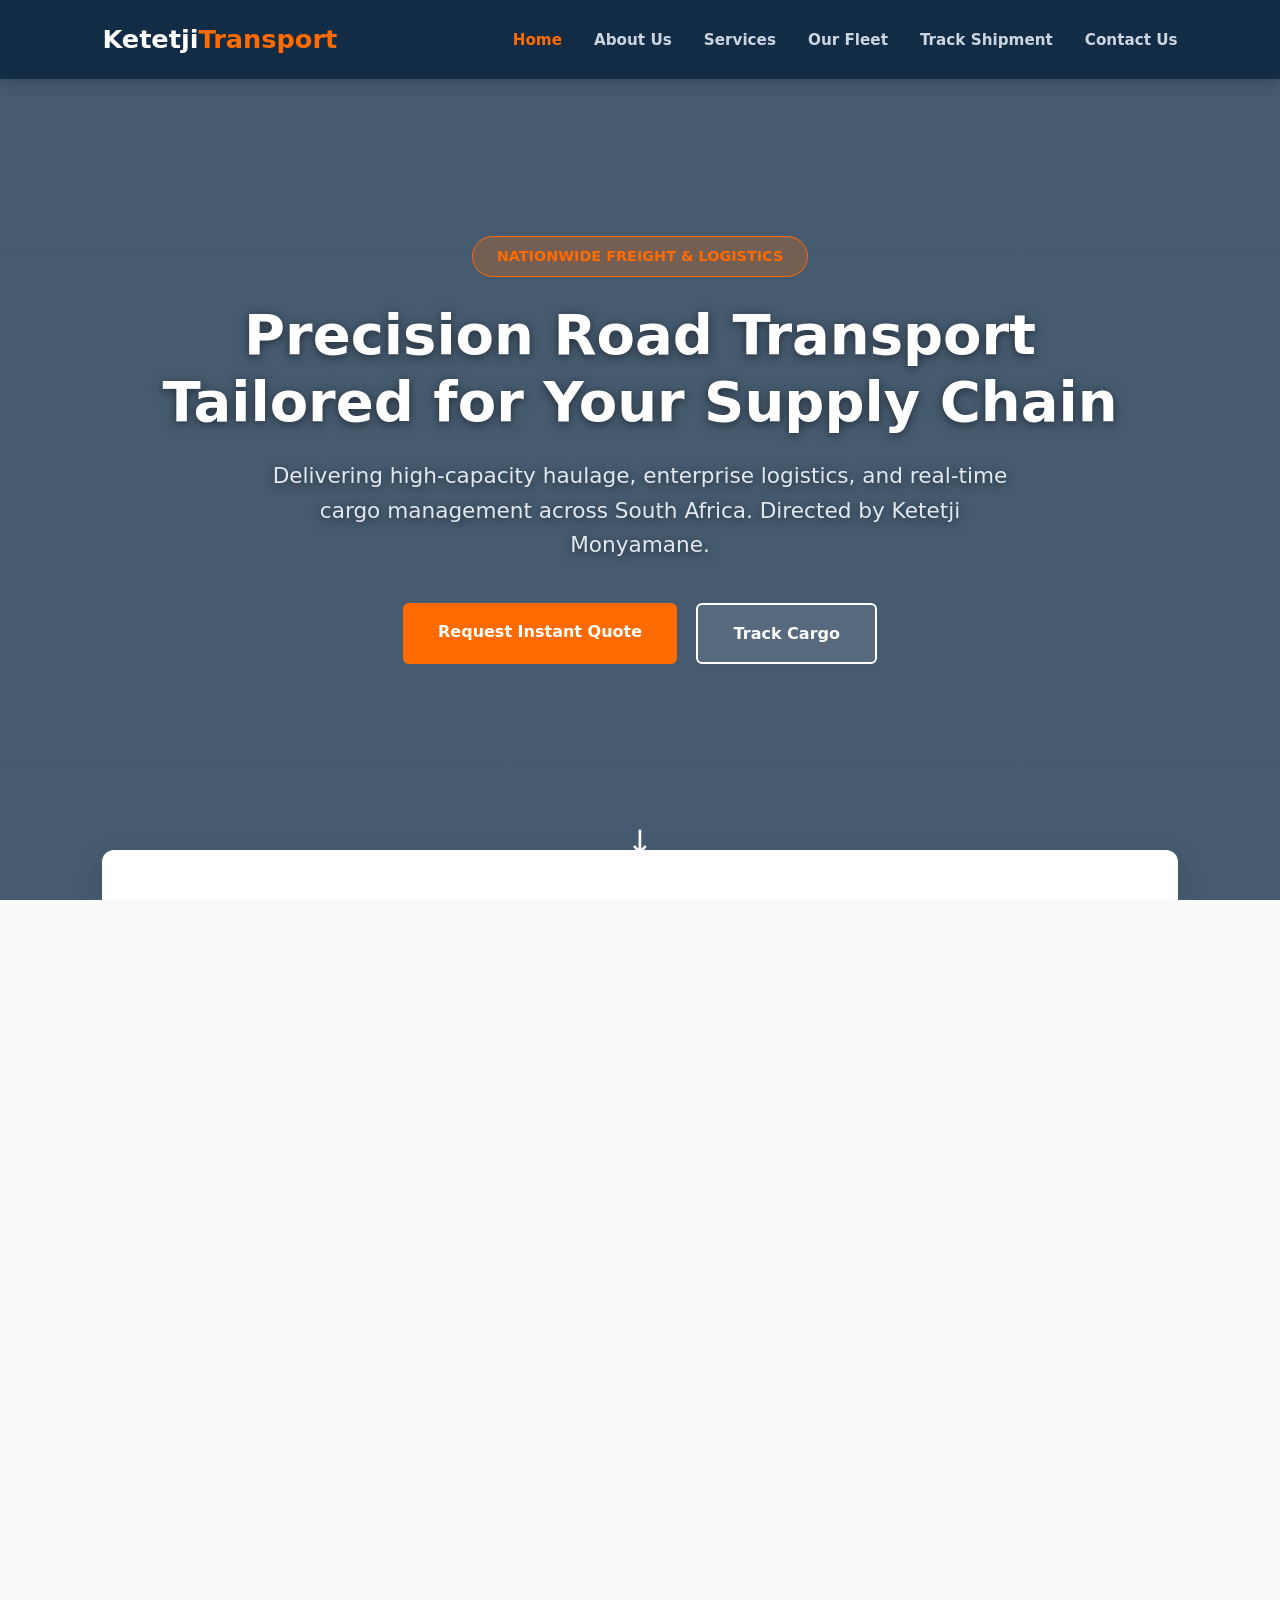
<file: index.html>
<!DOCTYPE html>
<html lang="en">
<head>
  <meta charset="UTF-8">
  <meta name="viewport" content="width=device-width, initial-scale=1.0">
  <title>Ketetji Transport & Logistics | Premier Freight Solutions</title>
  <style>
    :root {
      --primary-blue: #0A2540;
      --accent-orange: #FF6B00;
      --accent-hover: #E05D00;
      --neutral-dark: #1A202C;
      --neutral-light: #F8FAFC;
      --neutral-white: #FFFFFF;
      --text-gray: #4A5568;
      --card-shadow: 0 10px 30px rgba(0, 0, 0, 0.08);
      --transition: all 0.3s ease;
    }

    * { margin: 0; padding: 0; box-sizing: border-box; font-family: 'Segoe UI', system-ui, -apple-system, sans-serif; }
    body, html { width: 100%; height: 100%; overflow-x: hidden; background-color: var(--neutral-light); color: var(--neutral-dark); line-height: 1.6; }

    /* Floating Semi-Transparent Navigation Header */
    header { 
      position: fixed; 
      top: 0; 
      left: 0; 
      width: 100%; 
      background: rgba(10, 37, 64, 0.85); 
      backdrop-filter: blur(8px);
      color: var(--neutral-white); 
      padding: 1.2rem 8%; 
      display: flex; 
      justify-content: space-between; 
      align-items: center; 
      z-index: 1000; 
      box-shadow: 0 4px 12px rgba(0,0,0,0.2); 
    }
    .brand { font-size: 1.6rem; font-weight: 800; color: var(--neutral-white); text-decoration: none; }
    .brand span { color: var(--accent-orange); }
    nav ul { display: flex; list-style: none; gap: 2rem; }
    nav a { color: #CBD5E1; text-decoration: none; font-weight: 600; font-size: 0.95rem; transition: var(--transition); }
    nav a:hover, nav a.active { color: var(--accent-orange); }

    /* Full-Screen Truck Hero Section */
    .hero-fullscreen { 
      width: 100vw; 
      height: 100vh; 
      background: linear-gradient(rgba(10, 37, 64, 0.75), rgba(10, 37, 64, 0.75)), url('https://images.unsplash.com/photo-1601584115197-04ecc0da31d7?auto=format&fit=crop&w=1920&q=80') center/cover no-repeat; 
      color: var(--neutral-white); 
      display: flex;
      flex-direction: column;
      justify-content: center;
      align-items: center;
      text-align: center;
      padding: 0 8%;
      position: relative;
    }
    .hero-badge { display: inline-block; background: rgba(255, 107, 0, 0.25); color: var(--accent-orange); padding: 0.5rem 1.5rem; border-radius: 50px; font-weight: 700; font-size: 0.9rem; text-transform: uppercase; margin-bottom: 1.5rem; border: 1px solid var(--accent-orange); }
    .hero-fullscreen h1 { font-size: 3.5rem; font-weight: 800; max-width: 1000px; margin-bottom: 1.5rem; line-height: 1.2; text-shadow: 0 2px 10px rgba(0,0,0,0.5); }
    .hero-fullscreen p { font-size: 1.35rem; max-width: 750px; margin-bottom: 2.5rem; color: #E2E8F0; text-shadow: 0 2px 8px rgba(0,0,0,0.5); }
    .cta-group { display: flex; gap: 1.2rem; justify-content: center; }
    .btn { padding: 1rem 2.2rem; border-radius: 6px; font-weight: 700; text-decoration: none; transition: var(--transition); display: inline-block; cursor: pointer; border: none; font-size: 1rem; }
    .btn-primary { background: var(--accent-orange); color: var(--neutral-white); }
    .btn-primary:hover { background: var(--accent-hover); transform: translateY(-3px); }
    .btn-secondary { background: rgba(255, 255, 255, 0.1); color: var(--neutral-white); border: 2px solid var(--neutral-white); backdrop-filter: blur(4px); }
    .btn-secondary:hover { background: var(--neutral-white); color: var(--primary-blue); transform: translateY(-3px); }

    /* Scroll Indicator Arrow */
    .scroll-down { position: absolute; bottom: 2rem; left: 50%; transform: translateX(-50%); color: var(--neutral-white); font-size: 2rem; text-decoration: none; animation: bounce 2s infinite; }
    @keyframes bounce { 0%, 20%, 50%, 80%, 100% { transform: translateY(0) translateX(-50%); } 40% { transform: translateY(-10px) translateX(-50%); } 60% { transform: translateY(-5px) translateX(-50%); } }

    /* Quick Stats Section */
    .stats-bar { background: var(--neutral-white); margin: 0 8% 4rem; border-radius: 12px; padding: 2.5rem; box-shadow: var(--card-shadow); display: grid; grid-template-columns: repeat(auto-fit, minmax(200px, 1fr)); gap: 2rem; text-align: center; position: relative; z-index: 10; transform: translateY(-50px); }
    .stat-item h2 { font-size: 2.8rem; color: var(--primary-blue); margin-bottom: 0.2rem; }
    .stat-item p { color: var(--text-gray); font-weight: 600; font-size: 0.95rem; }

    /* Services Overview */
    .section-title { text-align: center; margin-bottom: 3rem; }
    .section-title h2 { font-size: 2.4rem; color: var(--primary-blue); margin-bottom: 0.5rem; }
    .section-title p { color: var(--text-gray); font-size: 1.15rem; }
    
    .services-overview { padding: 0 8% 5rem; display: grid; grid-template-columns: repeat(auto-fit, minmax(300px, 1fr)); gap: 2rem; }
    .card { background: var(--neutral-white); padding: 2.5rem; border-radius: 10px; box-shadow: var(--card-shadow); transition: var(--transition); border-top: 4px solid transparent; }
    .card:hover { transform: translateY(-5px); border-top-color: var(--accent-orange); }
    .card-icon { width: 60px; height: 60px; background: rgba(10, 37, 64, 0.05); border-radius: 8px; display: flex; align-items: center; justify-content: center; font-size: 1.8rem; margin-bottom: 1.5rem; color: var(--accent-orange); }
    .card h3 { font-size: 1.4rem; color: var(--primary-blue); margin-bottom: 1rem; }
    .card p { color: var(--text-gray); margin-bottom: 1.5rem; }
    .card-link { color: var(--primary-blue); font-weight: 700; text-decoration: none; display: inline-flex; align-items: center; gap: 0.5rem; }

    /* Footer */
    footer { background: var(--primary-blue); color: var(--neutral-white); padding: 4rem 8% 2rem; }
    .footer-grid { display: grid; grid-template-columns: repeat(auto-fit, minmax(220px, 1fr)); gap: 3rem; margin-bottom: 3rem; }
    .footer-col h4 { font-size: 1.2rem; margin-bottom: 1.2rem; color: var(--accent-orange); }
    .footer-col p, .footer-col a { color: #94A3B8; text-decoration: none; display: block; margin-bottom: 0.8rem; transition: var(--transition); }
    .footer-col a:hover { color: var(--neutral-white); }
    .footer-bottom { text-align: center; border-top: 1px solid #1E293B; padding-top: 2rem; color: #64748B; font-size: 0.9rem; }
  </style>
</head>
<body>

  <header>
    <a href="index.html" class="brand">Ketetji<span>Transport</span></a>
    <nav>
      <ul>
        <li><a href="index.html" class="active">Home</a></li>
        <li><a href="about.html">About Us</a></li>
        <li><a href="services.html">Services</a></li>
        <li><a href="fleet.html">Our Fleet</a></li>
        <li><a href="tracking.html">Track Shipment</a></li>
        <li><a href="contact.html">Contact Us</a></li>
      </ul>
    </nav>
  </header>

  <!-- Full Screen Truck Image Hero -->
  <section class="hero-fullscreen">
    <span class="hero-badge">Nationwide Freight & Logistics</span>
    <h1>Precision Road Transport Tailored for Your Supply Chain</h1>
    <p>Delivering high-capacity haulage, enterprise logistics, and real-time cargo management across South Africa. Directed by Ketetji Monyamane.</p>
    <div class="cta-group">
      <a href="contact.html" class="btn btn-primary">Request Instant Quote</a>
      <a href="tracking.html" class="btn btn-secondary">Track Cargo</a>
    </div>
    <a href="#stats" class="scroll-down">↓</a>
  </section>

  <!-- Performance Statistics Bar -->
  <div class="stats-bar" id="stats">
    <div class="stat-item">
      <h2 class="counter" data-target="99">0</h2>
      <p>On-Time Delivery %</p>
    </div>
    <div class="stat-item">
      <h2 class="counter" data-target="150">0</h2>
      <p>Active Fleet Trucks</p>
    </div>
    <div class="stat-item">
      <h2 class="counter" data-target="12000">0</h2>
      <p>Tons Transported Monthly</p>
    </div>
    <div class="stat-item">
      <h2 class="counter" data-target="24">0</h2>
      <p>Hours Support Available</p>
    </div>
  </div>

  <!-- Main Content Overview -->
  <div class="section-title">
    <h2>Core Transportation Services</h2>
    <p>Comprehensive logistical solutions engineered for modern commercial cargo</p>
  </div>

  <section class="services-overview">
    <div class="card">
      <div class="card-icon">🚛</div>
      <h3>Full Truckload (FTL)</h3>
      <p>Dedicated heavy vehicles for large-volume industrial freight. Direct route delivery with maximum payload efficiency.</p>
      <a href="services.html" class="card-link">Learn More &rarr;</a>
    </div>

    <div class="card">
      <div class="card-icon">📦</div>
      <h3>Consolidated Cargo (LTL)</h3>
      <p>Cost-optimized shared container solutions for medium freight runs without compromising transit security.</p>
      <a href="services.html" class="card-link">Learn More &rarr;</a>
    </div>

    <div class="card">
      <div class="card-icon">⏱️</div>
      <h3>Express Freight Logistics</h3>
      <p>Time-critical haulage dispatching for emergency industrial components, perishables, and rapid turnarounds.</p>
      <a href="services.html" class="card-link">Learn More &rarr;</a>
    </div>
  </section>

  <footer>
    <div class="footer-grid">
      <div class="footer-col">
        <h4>Ketetji Transport</h4>
        <p>Your trusted long-haul logistics partner providing robust end-to-end transport management nationwide.</p>
      </div>
      <div class="footer-col">
        <h4>Quick Links</h4>
        <a href="about.html">About Company</a>
        <a href="services.html">Services Portfolio</a>
        <a href="fleet.html">Vehicle Fleet</a>
        <a href="tracking.html">Track Freight</a>
      </div>
      <div class="footer-col">
        <h4>Direct Contact</h4>
        <p><strong>Director:</strong> Ketetji Monyamane</p>
        <p><strong>Email:</strong> ketetjidineo@gmail.com</p>
        <p><strong>Phone:</strong> 076 506 9956</p>
      </div>
    </div>
    <div class="footer-bottom">
      <p>&copy; <span id="year"></span> Ketetji Transport & Logistics. All Rights Reserved.</p>
    </div>
  </footer>

  <script>
    document.getElementById('year').textContent = new Date().getFullYear();

    // Animated Counter Component
    const counters = document.querySelectorAll('.counter');
    counters.forEach(counter => {
      const updateCount = () => {
        const target = +counter.getAttribute('data-target');
        const count = +counter.innerText;
        const speed = target / 100;

        if (count < target) {
          counter.innerText = Math.ceil(count + speed);
          setTimeout(updateCount, 25);
        } else {
          counter.innerText = target.toLocaleString() + (target === 99 ? '%' : '+');
        }
      };
      updateCount();
    });
  </script>
</body>
</html>
</file>
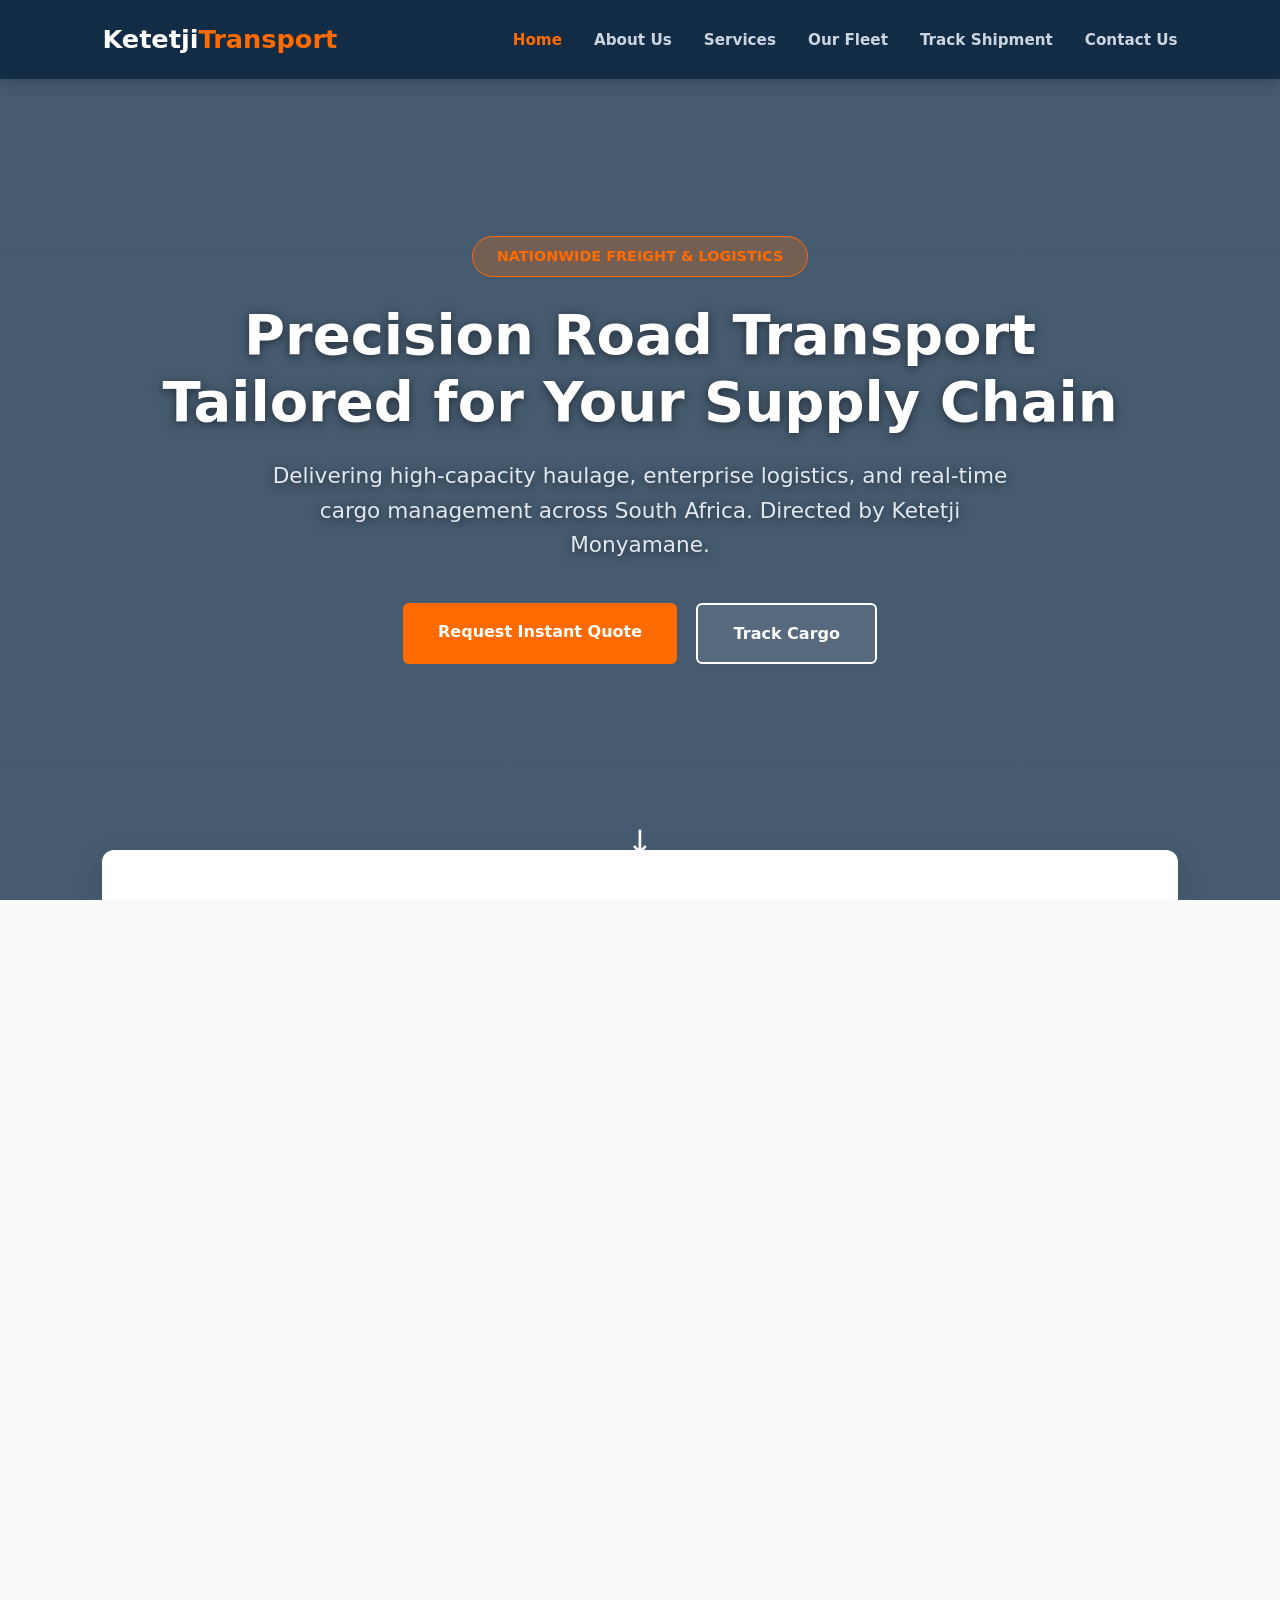
<file: WEDE/index.html>
<!DOCTYPE html>
<html lang="en">
<head>
  <meta charset="UTF-8">
  <meta name="viewport" content="width=device-width, initial-scale=1.0">
  <title>Ketetji Transport & Logistics | Premier Freight Solutions</title>
  <style>
    :root {
      --primary-blue: #0A2540;
      --accent-orange: #FF6B00;
      --accent-hover: #E05D00;
      --neutral-dark: #1A202C;
      --neutral-light: #F8FAFC;
      --neutral-white: #FFFFFF;
      --text-gray: #4A5568;
      --card-shadow: 0 10px 30px rgba(0, 0, 0, 0.08);
      --transition: all 0.3s ease;
    }

    * { margin: 0; padding: 0; box-sizing: border-box; font-family: 'Segoe UI', system-ui, -apple-system, sans-serif; }
    body, html { width: 100%; height: 100%; overflow-x: hidden; background-color: var(--neutral-light); color: var(--neutral-dark); line-height: 1.6; }

    /* Floating Semi-Transparent Navigation Header */
    header { 
      position: fixed; 
      top: 0; 
      left: 0; 
      width: 100%; 
      background: rgba(10, 37, 64, 0.85); 
      backdrop-filter: blur(8px);
      color: var(--neutral-white); 
      padding: 1.2rem 8%; 
      display: flex; 
      justify-content: space-between; 
      align-items: center; 
      z-index: 1000; 
      box-shadow: 0 4px 12px rgba(0,0,0,0.2); 
    }
    .brand { font-size: 1.6rem; font-weight: 800; color: var(--neutral-white); text-decoration: none; }
    .brand span { color: var(--accent-orange); }
    nav ul { display: flex; list-style: none; gap: 2rem; }
    nav a { color: #CBD5E1; text-decoration: none; font-weight: 600; font-size: 0.95rem; transition: var(--transition); }
    nav a:hover, nav a.active { color: var(--accent-orange); }

    /* Full-Screen Truck Hero Section */
    .hero-fullscreen { 
      width: 100vw; 
      height: 100vh; 
      background: linear-gradient(rgba(10, 37, 64, 0.75), rgba(10, 37, 64, 0.75)), url('https://images.unsplash.com/photo-1601584115197-04ecc0da31d7?auto=format&fit=crop&w=1920&q=80') center/cover no-repeat; 
      color: var(--neutral-white); 
      display: flex;
      flex-direction: column;
      justify-content: center;
      align-items: center;
      text-align: center;
      padding: 0 8%;
      position: relative;
    }
    .hero-badge { display: inline-block; background: rgba(255, 107, 0, 0.25); color: var(--accent-orange); padding: 0.5rem 1.5rem; border-radius: 50px; font-weight: 700; font-size: 0.9rem; text-transform: uppercase; margin-bottom: 1.5rem; border: 1px solid var(--accent-orange); }
    .hero-fullscreen h1 { font-size: 3.5rem; font-weight: 800; max-width: 1000px; margin-bottom: 1.5rem; line-height: 1.2; text-shadow: 0 2px 10px rgba(0,0,0,0.5); }
    .hero-fullscreen p { font-size: 1.35rem; max-width: 750px; margin-bottom: 2.5rem; color: #E2E8F0; text-shadow: 0 2px 8px rgba(0,0,0,0.5); }
    .cta-group { display: flex; gap: 1.2rem; justify-content: center; }
    .btn { padding: 1rem 2.2rem; border-radius: 6px; font-weight: 700; text-decoration: none; transition: var(--transition); display: inline-block; cursor: pointer; border: none; font-size: 1rem; }
    .btn-primary { background: var(--accent-orange); color: var(--neutral-white); }
    .btn-primary:hover { background: var(--accent-hover); transform: translateY(-3px); }
    .btn-secondary { background: rgba(255, 255, 255, 0.1); color: var(--neutral-white); border: 2px solid var(--neutral-white); backdrop-filter: blur(4px); }
    .btn-secondary:hover { background: var(--neutral-white); color: var(--primary-blue); transform: translateY(-3px); }

    /* Scroll Indicator Arrow */
    .scroll-down { position: absolute; bottom: 2rem; left: 50%; transform: translateX(-50%); color: var(--neutral-white); font-size: 2rem; text-decoration: none; animation: bounce 2s infinite; }
    @keyframes bounce { 0%, 20%, 50%, 80%, 100% { transform: translateY(0) translateX(-50%); } 40% { transform: translateY(-10px) translateX(-50%); } 60% { transform: translateY(-5px) translateX(-50%); } }

    /* Quick Stats Section */
    .stats-bar { background: var(--neutral-white); margin: 0 8% 4rem; border-radius: 12px; padding: 2.5rem; box-shadow: var(--card-shadow); display: grid; grid-template-columns: repeat(auto-fit, minmax(200px, 1fr)); gap: 2rem; text-align: center; position: relative; z-index: 10; transform: translateY(-50px); }
    .stat-item h2 { font-size: 2.8rem; color: var(--primary-blue); margin-bottom: 0.2rem; }
    .stat-item p { color: var(--text-gray); font-weight: 600; font-size: 0.95rem; }

    /* Services Overview */
    .section-title { text-align: center; margin-bottom: 3rem; }
    .section-title h2 { font-size: 2.4rem; color: var(--primary-blue); margin-bottom: 0.5rem; }
    .section-title p { color: var(--text-gray); font-size: 1.15rem; }
    
    .services-overview { padding: 0 8% 5rem; display: grid; grid-template-columns: repeat(auto-fit, minmax(300px, 1fr)); gap: 2rem; }
    .card { background: var(--neutral-white); padding: 2.5rem; border-radius: 10px; box-shadow: var(--card-shadow); transition: var(--transition); border-top: 4px solid transparent; }
    .card:hover { transform: translateY(-5px); border-top-color: var(--accent-orange); }
    .card-icon { width: 60px; height: 60px; background: rgba(10, 37, 64, 0.05); border-radius: 8px; display: flex; align-items: center; justify-content: center; font-size: 1.8rem; margin-bottom: 1.5rem; color: var(--accent-orange); }
    .card h3 { font-size: 1.4rem; color: var(--primary-blue); margin-bottom: 1rem; }
    .card p { color: var(--text-gray); margin-bottom: 1.5rem; }
    .card-link { color: var(--primary-blue); font-weight: 700; text-decoration: none; display: inline-flex; align-items: center; gap: 0.5rem; }

    /* Footer */
    footer { background: var(--primary-blue); color: var(--neutral-white); padding: 4rem 8% 2rem; }
    .footer-grid { display: grid; grid-template-columns: repeat(auto-fit, minmax(220px, 1fr)); gap: 3rem; margin-bottom: 3rem; }
    .footer-col h4 { font-size: 1.2rem; margin-bottom: 1.2rem; color: var(--accent-orange); }
    .footer-col p, .footer-col a { color: #94A3B8; text-decoration: none; display: block; margin-bottom: 0.8rem; transition: var(--transition); }
    .footer-col a:hover { color: var(--neutral-white); }
    .footer-bottom { text-align: center; border-top: 1px solid #1E293B; padding-top: 2rem; color: #64748B; font-size: 0.9rem; }
  </style>
</head>
<body>

  <header>
    <a href="index.html" class="brand">Ketetji<span>Transport</span></a>
    <nav>
      <ul>
        <li><a href="index.html" class="active">Home</a></li>
        <li><a href="about.html">About Us</a></li>
        <li><a href="services.html">Services</a></li>
        <li><a href="fleet.html">Our Fleet</a></li>
        <li><a href="tracking.html">Track Shipment</a></li>
        <li><a href="contact.html">Contact Us</a></li>
      </ul>
    </nav>
  </header>

  <!-- Full Screen Truck Image Hero -->
  <section class="hero-fullscreen">
    <span class="hero-badge">Nationwide Freight & Logistics</span>
    <h1>Precision Road Transport Tailored for Your Supply Chain</h1>
    <p>Delivering high-capacity haulage, enterprise logistics, and real-time cargo management across South Africa. Directed by Ketetji Monyamane.</p>
    <div class="cta-group">
      <a href="contact.html" class="btn btn-primary">Request Instant Quote</a>
      <a href="tracking.html" class="btn btn-secondary">Track Cargo</a>
    </div>
    <a href="#stats" class="scroll-down">↓</a>
  </section>

  <!-- Performance Statistics Bar -->
  <div class="stats-bar" id="stats">
    <div class="stat-item">
      <h2 class="counter" data-target="99">0</h2>
      <p>On-Time Delivery %</p>
    </div>
    <div class="stat-item">
      <h2 class="counter" data-target="150">0</h2>
      <p>Active Fleet Trucks</p>
    </div>
    <div class="stat-item">
      <h2 class="counter" data-target="12000">0</h2>
      <p>Tons Transported Monthly</p>
    </div>
    <div class="stat-item">
      <h2 class="counter" data-target="24">0</h2>
      <p>Hours Support Available</p>
    </div>
  </div>

  <!-- Main Content Overview -->
  <div class="section-title">
    <h2>Core Transportation Services</h2>
    <p>Comprehensive logistical solutions engineered for modern commercial cargo</p>
  </div>

  <section class="services-overview">
    <div class="card">
      <div class="card-icon">🚛</div>
      <h3>Full Truckload (FTL)</h3>
      <p>Dedicated heavy vehicles for large-volume industrial freight. Direct route delivery with maximum payload efficiency.</p>
      <a href="services.html" class="card-link">Learn More &rarr;</a>
    </div>

    <div class="card">
      <div class="card-icon">📦</div>
      <h3>Consolidated Cargo (LTL)</h3>
      <p>Cost-optimized shared container solutions for medium freight runs without compromising transit security.</p>
      <a href="services.html" class="card-link">Learn More &rarr;</a>
    </div>

    <div class="card">
      <div class="card-icon">⏱️</div>
      <h3>Express Freight Logistics</h3>
      <p>Time-critical haulage dispatching for emergency industrial components, perishables, and rapid turnarounds.</p>
      <a href="services.html" class="card-link">Learn More &rarr;</a>
    </div>
  </section>

  <footer>
    <div class="footer-grid">
      <div class="footer-col">
        <h4>Ketetji Transport</h4>
        <p>Your trusted long-haul logistics partner providing robust end-to-end transport management nationwide.</p>
      </div>
      <div class="footer-col">
        <h4>Quick Links</h4>
        <a href="about.html">About Company</a>
        <a href="services.html">Services Portfolio</a>
        <a href="fleet.html">Vehicle Fleet</a>
        <a href="tracking.html">Track Freight</a>
      </div>
      <div class="footer-col">
        <h4>Direct Contact</h4>
        <p><strong>Director:</strong> Ketetji Monyamane</p>
        <p><strong>Email:</strong> ketetjidineo@gmail.com</p>
        <p><strong>Phone:</strong> 076 506 9956</p>
      </div>
    </div>
    <div class="footer-bottom">
      <p>&copy; <span id="year"></span> Ketetji Transport & Logistics. All Rights Reserved.</p>
    </div>
  </footer>

  <script>
    document.getElementById('year').textContent = new Date().getFullYear();

    // Animated Counter Component
    const counters = document.querySelectorAll('.counter');
    counters.forEach(counter => {
      const updateCount = () => {
        const target = +counter.getAttribute('data-target');
        const count = +counter.innerText;
        const speed = target / 100;

        if (count < target) {
          counter.innerText = Math.ceil(count + speed);
          setTimeout(updateCount, 25);
        } else {
          counter.innerText = target.toLocaleString() + (target === 99 ? '%' : '+');
        }
      };
      updateCount();
    });
  </script>
</body>
</html>
</file>
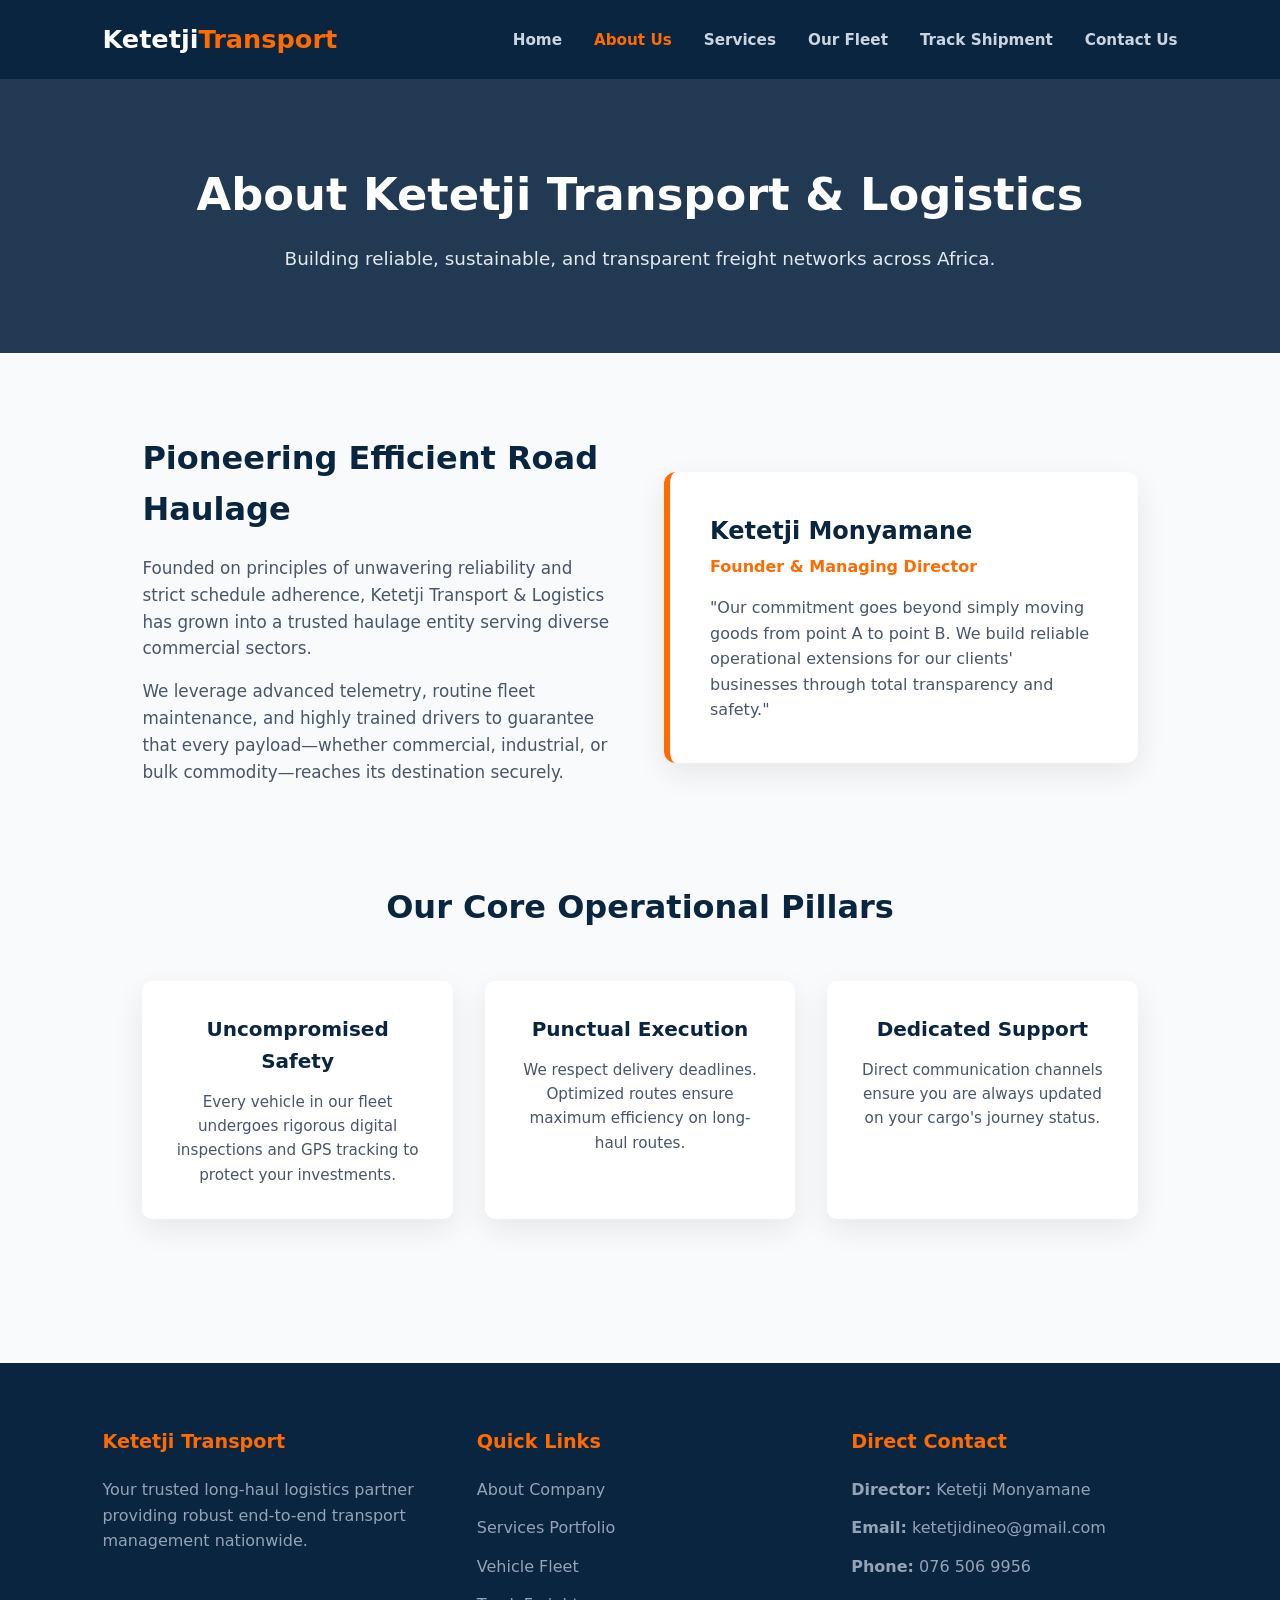
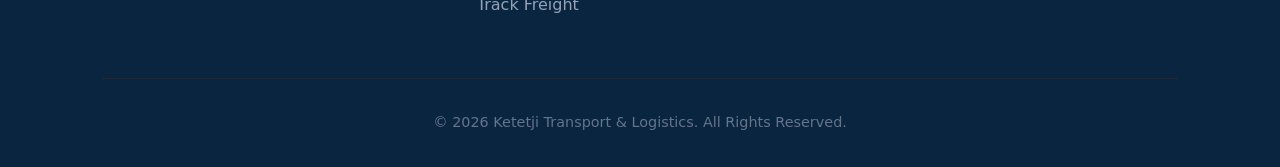
<file: about.html>
<!DOCTYPE html>
<html lang="en">
<head>
  <meta charset="UTF-8">
  <meta name="viewport" content="width=device-width, initial-scale=1.0">
  <title>About Us | Ketetji Transport & Logistics</title>
  <style>
    :root {
      --primary-blue: #0A2540;
      --accent-orange: #FF6B00;
      --neutral-dark: #1A202C;
      --neutral-light: #F8FAFC;
      --neutral-white: #FFFFFF;
      --text-gray: #4A5568;
      --card-shadow: 0 10px 30px rgba(0, 0, 0, 0.08);
    }
    * { margin: 0; padding: 0; box-sizing: border-box; font-family: 'Segoe UI', system-ui, -apple-system, sans-serif; }
    body { background-color: var(--neutral-light); color: var(--neutral-dark); line-height: 1.6; }

    header { background: var(--primary-blue); color: var(--neutral-white); padding: 1.2rem 8%; display: flex; justify-content: space-between; align-items: center; position: sticky; top: 0; z-index: 1000; }
    .brand { font-size: 1.6rem; font-weight: 800; color: var(--neutral-white); text-decoration: none; }
    .brand span { color: var(--accent-orange); }
    nav ul { display: flex; list-style: none; gap: 2rem; }
    nav a { color: #CBD5E1; text-decoration: none; font-weight: 600; font-size: 0.95rem; }
    nav a:hover, nav a.active { color: var(--accent-orange); }

    .page-header { background: linear-gradient(rgba(10, 37, 64, 0.9), rgba(10, 37, 64, 0.9)), url('https://images.unsplash.com/photo-1519003722824-194d4455a60c?auto=format&fit=crop&w=1600&q=80') center/cover; color: var(--neutral-white); padding: 5rem 8%; text-align: center; }
    .page-header h1 { font-size: 2.8rem; margin-bottom: 0.8rem; }
    .page-header p { color: #E2E8F0; font-size: 1.15rem; }

    .content-container { padding: 5rem 8%; max-width: 1200px; margin: 0 auto; }
    .about-grid { display: grid; grid-template-columns: repeat(auto-fit, minmax(320px, 1fr)); gap: 3rem; align-items: center; margin-bottom: 5rem; }
    .about-text h2 { font-size: 2rem; color: var(--primary-blue); margin-bottom: 1.2rem; }
    .about-text p { color: var(--text-gray); margin-bottom: 1rem; font-size: 1.05rem; }
    
    .leadership-card { background: var(--neutral-white); border-radius: 12px; padding: 2.5rem; box-shadow: var(--card-shadow); border-left: 6px solid var(--accent-orange); }
    .leadership-card h3 { color: var(--primary-blue); font-size: 1.5rem; margin-bottom: 0.2rem; }
    .leadership-card .role { color: var(--accent-orange); font-weight: 700; margin-bottom: 1rem; display: block; }
    .leadership-card p { color: var(--text-gray); }

    .values-section h2 { text-align: center; color: var(--primary-blue); font-size: 2rem; margin-bottom: 3rem; }
    .values-grid { display: grid; grid-template-columns: repeat(auto-fit, minmax(260px, 1fr)); gap: 2rem; }
    .value-card { background: var(--neutral-white); padding: 2rem; border-radius: 10px; box-shadow: var(--card-shadow); text-align: center; }
    .value-card h4 { color: var(--primary-blue); font-size: 1.25rem; margin-bottom: 0.8rem; }
    .value-card p { color: var(--text-gray); font-size: 0.95rem; }

    footer { background: var(--primary-blue); color: var(--neutral-white); padding: 4rem 8% 2rem; margin-top: 4rem; }
    .footer-grid { display: grid; grid-template-columns: repeat(auto-fit, minmax(220px, 1fr)); gap: 3rem; margin-bottom: 3rem; }
    .footer-col h4 { font-size: 1.2rem; margin-bottom: 1.2rem; color: var(--accent-orange); }
    .footer-col p, .footer-col a { color: #94A3B8; text-decoration: none; display: block; margin-bottom: 0.8rem; }
    .footer-bottom { text-align: center; border-top: 1px solid #1E293B; padding-top: 2rem; color: #64748B; font-size: 0.9rem; }
  </style>
</head>
<body>

  <header>
    <a href="index.html" class="brand">Ketetji<span>Transport</span></a>
    <nav>
      <ul>
        <li><a href="index.html">Home</a></li>
        <li><a href="about.html" class="active">About Us</a></li>
        <li><a href="services.html">Services</a></li>
        <li><a href="fleet.html">Our Fleet</a></li>
        <li><a href="tracking.html">Track Shipment</a></li>
        <li><a href="contact.html">Contact Us</a></li>
      </ul>
    </nav>
  </header>

  <div class="page-header">
    <h1>About Ketetji Transport & Logistics</h1>
    <p>Building reliable, sustainable, and transparent freight networks across Africa.</p>
  </div>

  <main class="content-container">
    <section class="about-grid">
      <div class="about-text">
        <h2>Pioneering Efficient Road Haulage</h2>
        <p>Founded on principles of unwavering reliability and strict schedule adherence, Ketetji Transport & Logistics has grown into a trusted haulage entity serving diverse commercial sectors.</p>
        <p>We leverage advanced telemetry, routine fleet maintenance, and highly trained drivers to guarantee that every payload—whether commercial, industrial, or bulk commodity—reaches its destination securely.</p>
      </div>

      <div class="leadership-card">
        <h3>Ketetji Monyamane</h3>
        <span class="role">Founder & Managing Director</span>
        <p>"Our commitment goes beyond simply moving goods from point A to point B. We build reliable operational extensions for our clients' businesses through total transparency and safety."</p>
      </div>
    </section>

    <section class="values-section">
      <h2>Our Core Operational Pillars</h2>
      <div class="values-grid">
        <div class="value-card">
          <h4>Uncompromised Safety</h4>
          <p>Every vehicle in our fleet undergoes rigorous digital inspections and GPS tracking to protect your investments.</p>
        </div>
        <div class="value-card">
          <h4>Punctual Execution</h4>
          <p>We respect delivery deadlines. Optimized routes ensure maximum efficiency on long-haul routes.</p>
        </div>
        <div class="value-card">
          <h4>Dedicated Support</h4>
          <p>Direct communication channels ensure you are always updated on your cargo's journey status.</p>
        </div>
      </div>
    </section>
  </main>

  <footer>
    <div class="footer-grid">
      <div class="footer-col">
        <h4>Ketetji Transport</h4>
        <p>Your trusted long-haul logistics partner providing robust end-to-end transport management nationwide.</p>
      </div>
      <div class="footer-col">
        <h4>Quick Links</h4>
        <a href="about.html">About Company</a>
        <a href="services.html">Services Portfolio</a>
        <a href="fleet.html">Vehicle Fleet</a>
        <a href="tracking.html">Track Freight</a>
      </div>
      <div class="footer-col">
        <h4>Direct Contact</h4>
        <p><strong>Director:</strong> Ketetji Monyamane</p>
        <p><strong>Email:</strong> ketetjidineo@gmail.com</p>
        <p><strong>Phone:</strong> 076 506 9956</p>
      </div>
    </div>
    <div class="footer-bottom">
      <p>&copy; <span id="year"></span> Ketetji Transport & Logistics. All Rights Reserved.</p>
    </div>
  </footer>

  <script>
    document.getElementById('year').textContent = new Date().getFullYear();
    console.log("About page script initialized.");
  </script>
</body>
</html>
</file>
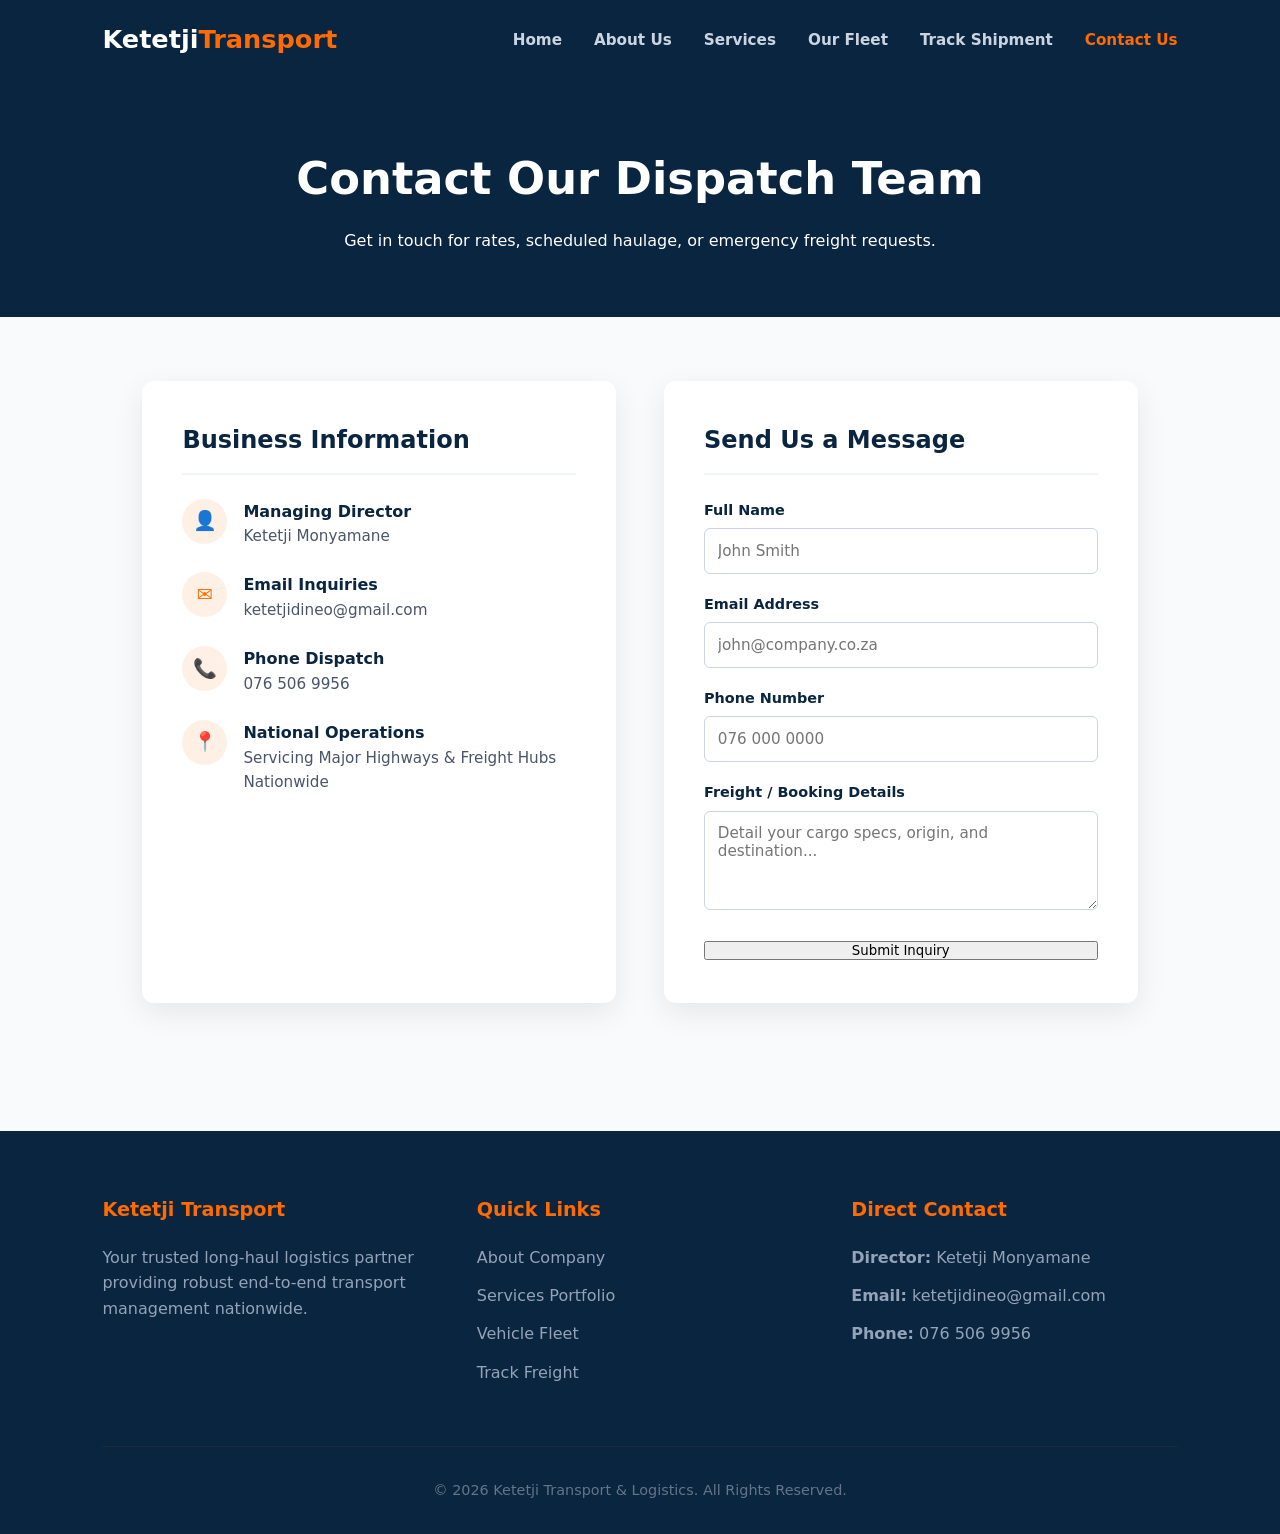
<file: contact.html>
<!DOCTYPE html>
<html lang="en">
<head>
  <meta charset="UTF-8">
  <meta name="viewport" content="width=device-width, initial-scale=1.0">
  <title>Contact Us | Ketetji Transport & Logistics</title>
  <style>
    :root {
      --primary-blue: #0A2540;
      --accent-orange: #FF6B00;
      --neutral-dark: #1A202C;
      --neutral-light: #F8FAFC;
      --neutral-white: #FFFFFF;
      --text-gray: #4A5568;
      --card-shadow: 0 10px 30px rgba(0, 0, 0, 0.08);
    }
    * { margin: 0; padding: 0; box-sizing: border-box; font-family: 'Segoe UI', system-ui, -apple-system, sans-serif; }
    body { background-color: var(--neutral-light); color: var(--neutral-dark); line-height: 1.6; }

    header { background: var(--primary-blue); color: var(--neutral-white); padding: 1.2rem 8%; display: flex; justify-content: space-between; align-items: center; position: sticky; top: 0; z-index: 1000; }
    .brand { font-size: 1.6rem; font-weight: 800; color: var(--neutral-white); text-decoration: none; }
    .brand span { color: var(--accent-orange); }
    nav ul { display: flex; list-style: none; gap: 2rem; }
    nav a { color: #CBD5E1; text-decoration: none; font-weight: 600; font-size: 0.95rem; }
    nav a:hover, nav a.active { color: var(--accent-orange); }

    .page-header { background: var(--primary-blue); color: var(--neutral-white); padding: 4rem 8%; text-align: center; }
    .page-header h1 { font-size: 2.8rem; margin-bottom: 0.8rem; }

    .contact-container { padding: 4rem 8%; max-width: 1200px; margin: 0 auto; display: grid; grid-template-columns: repeat(auto-fit, minmax(320px, 1fr)); gap: 3rem; }
    
    .contact-card { background: var(--neutral-white); border-radius: 12px; padding: 2.5rem; box-shadow: var(--card-shadow); }
    .contact-card h3 { color: var(--primary-blue); font-size: 1.5rem; margin-bottom: 1.5rem; border-bottom: 2px solid #F1F5F9; padding-bottom: 0.8rem; }

    .contact-detail { display: flex; align-items: flex-start; gap: 1rem; margin-bottom: 1.5rem; }
    .contact-detail .icon { width: 45px; height: 45px; background: rgba(255, 107, 0, 0.1); color: var(--accent-orange); border-radius: 50%; display: flex; align-items: center; justify-content: center; font-size: 1.2rem; flex-shrink: 0; }
    .contact-detail h4 { color: var(--primary-blue); font-size: 1rem; }
    .contact-detail p, .contact-detail a { color: var(--text-gray); text-decoration: none; font-size: 0.95rem; }

    .form-group { margin-bottom: 1.2rem; }
    .form-group label { display: block; font-weight: 600; color: var(--primary-blue); margin-bottom: 0.4rem; font-size: 0.9rem; }
    .form-group input, .form-group textarea, .form-group select { width: 100%; padding: 0.8rem; border: 1px solid #CBD5E1; border-radius: 6px; font-size: 0.95rem; }
    
    .success-alert { background: #DCFCE7; color: #166534; padding: 1rem; border-radius: 6px; margin-bottom: 1.5rem; display: none; font-weight: 600; text-align: center; }

    footer { background: var(--primary-blue); color: var(--neutral-white); padding: 4rem 8% 2rem; margin-top: 4rem; }
    .footer-grid { display: grid; grid-template-columns: repeat(auto-fit, minmax(220px, 1fr)); gap: 3rem; margin-bottom: 3rem; }
    .footer-col h4 { font-size: 1.2rem; margin-bottom: 1.2rem; color: var(--accent-orange); }
    .footer-col p, .footer-col a { color: #94A3B8; text-decoration: none; display: block; margin-bottom: 0.8rem; }
    .footer-bottom { text-align: center; border-top: 1px solid #1E293B; padding-top: 2rem; color: #64748B; font-size: 0.9rem; }
  </style>
</head>
<body>

  <header>
    <a href="index.html" class="brand">Ketetji<span>Transport</span></a>
    <nav>
      <ul>
        <li><a href="index.html">Home</a></li>
        <li><a href="about.html">About Us</a></li>
        <li><a href="services.html">Services</a></li>
        <li><a href="fleet.html">Our Fleet</a></li>
        <li><a href="tracking.html">Track Shipment</a></li>
        <li><a href="contact.html" class="active">Contact Us</a></li>
      </ul>
    </nav>
  </header>

  <div class="page-header">
    <h1>Contact Our Dispatch Team</h1>
    <p>Get in touch for rates, scheduled haulage, or emergency freight requests.</p>
  </div>

  <main class="contact-container">
    <div class="contact-card">
      <h3>Business Information</h3>
      
      <div class="contact-detail">
        <div class="icon">👤</div>
        <div>
          <h4>Managing Director</h4>
          <p>Ketetji Monyamane</p>
        </div>
      </div>

      <div class="contact-detail">
        <div class="icon">✉️</div>
        <div>
          <h4>Email Inquiries</h4>
          <p><a href="mailto:ketetjidineo@gmail.com">ketetjidineo@gmail.com</a></p>
        </div>
      </div>

      <div class="contact-detail">
        <div class="icon">📞</div>
        <div>
          <h4>Phone Dispatch</h4>
          <p><a href="tel:0765069956">076 506 9956</a></p>
        </div>
      </div>

      <div class="contact-detail">
        <div class="icon">📍</div>
        <div>
          <h4>National Operations</h4>
          <p>Servicing Major Highways & Freight Hubs Nationwide</p>
        </div>
      </div>
    </div>

    <div class="contact-card">
      <h3>Send Us a Message</h3>
      <div id="formAlert" class="success-alert">Thank you! Your inquiry has been submitted. Our team will contact you shortly.</div>
      
      <form id="mainContactForm">
        <div class="form-group">
          <label for="fullName">Full Name</label>
          <input type="text" id="fullName" required placeholder="John Smith">
        </div>

        <div class="form-group">
          <label for="emailAddr">Email Address</label>
          <input type="email" id="emailAddr" required placeholder="john@company.co.za">
        </div>

        <div class="form-group">
          <label for="phoneNum">Phone Number</label>
          <input type="tel" id="phoneNum" required placeholder="076 000 0000">
        </div>

        <div class="form-group">
          <label for="msgContent">Freight / Booking Details</label>
          <textarea id="msgContent" rows="4" required placeholder="Detail your cargo specs, origin, and destination..."></textarea>
        </div>

        <button type="submit" class="btn btn-primary" style="width: 100%;">Submit Inquiry</button>
      </form>
    </div>
  </main>

  <footer>
    <div class="footer-grid">
      <div class="footer-col">
        <h4>Ketetji Transport</h4>
        <p>Your trusted long-haul logistics partner providing robust end-to-end transport management nationwide.</p>
      </div>
      <div class="footer-col">
        <h4>Quick Links</h4>
        <a href="about.html">About Company</a>
        <a href="services.html">Services Portfolio</a>
        <a href="fleet.html">Vehicle Fleet</a>
        <a href="tracking.html">Track Freight</a>
      </div>
      <div class="footer-col">
        <h4>Direct Contact</h4>
        <p><strong>Director:</strong> Ketetji Monyamane</p>
        <p><strong>Email:</strong> ketetjidineo@gmail.com</p>
        <p><strong>Phone:</strong> 076 506 9956</p>
      </div>
    </div>
    <div class="footer-bottom">
      <p>&copy; <span id="year"></span> Ketetji Transport & Logistics. All Rights Reserved.</p>
    </div>
  </footer>

  <script>
    document.getElementById('year').textContent = new Date().getFullYear();

    document.getElementById('mainContactForm').addEventListener('submit', function(e) {
      e.preventDefault();
      const alertBox = document.getElementById('formAlert');
      alertBox.style.display = 'block';
      this.reset();
      
      setTimeout(() => {
        alertBox.style.display = 'none';
      }, 5000);
    });
  </script>
</body>
</html>
</file>
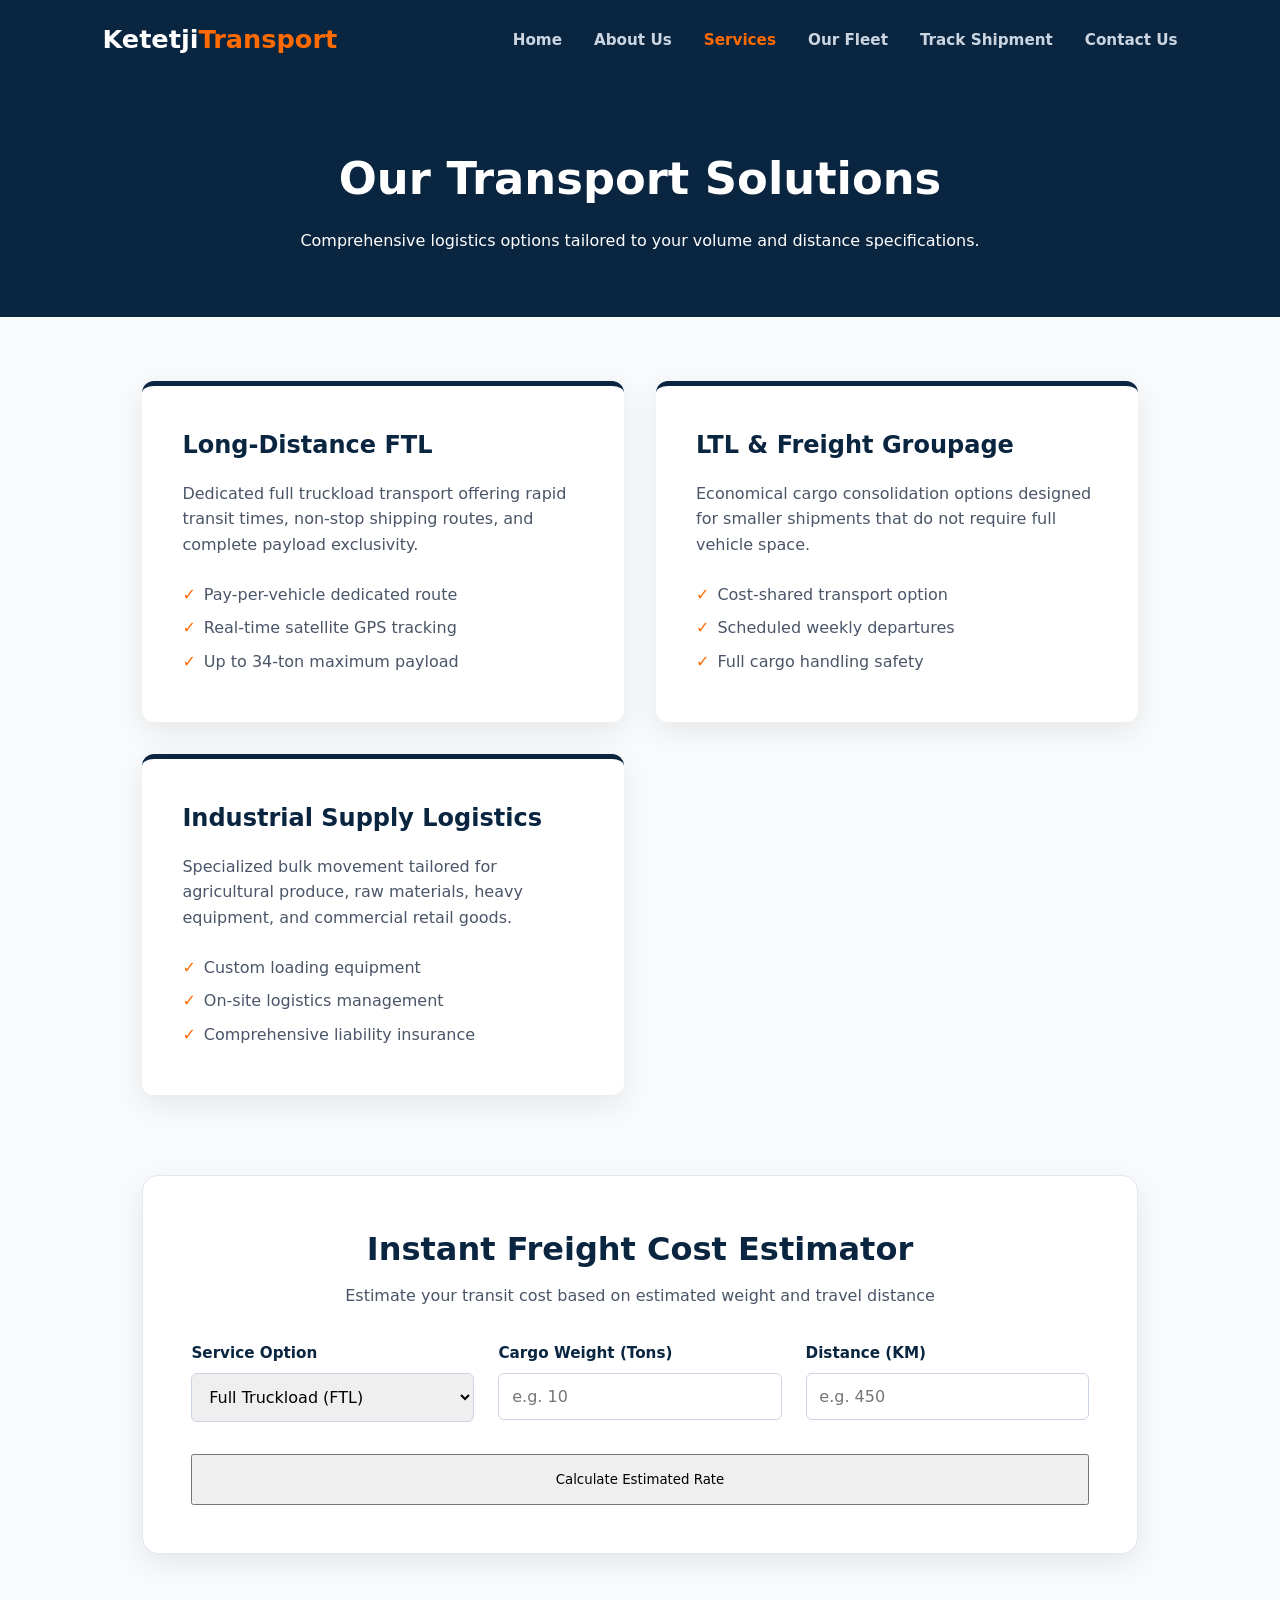
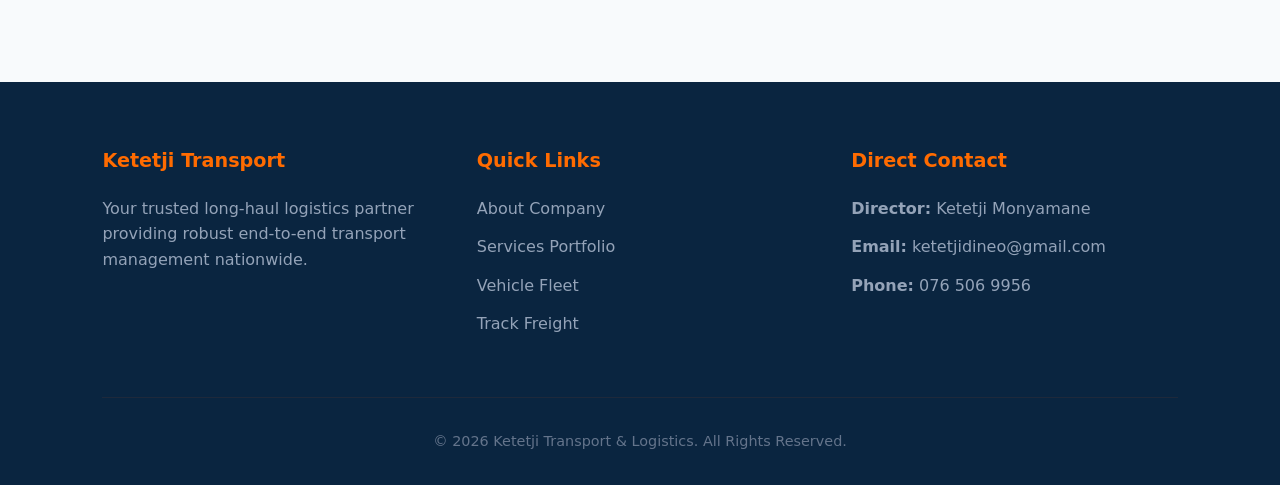
<file: services.html>
<!DOCTYPE html>
<html lang="en">
<head>
  <meta charset="UTF-8">
  <meta name="viewport" content="width=device-width, initial-scale=1.0">
  <title>Services & Cost Estimator | Ketetji Transport & Logistics</title>
  <style>
    :root {
      --primary-blue: #0A2540;
      --accent-orange: #FF6B00;
      --neutral-dark: #1A202C;
      --neutral-light: #F8FAFC;
      --neutral-white: #FFFFFF;
      --text-gray: #4A5568;
      --card-shadow: 0 10px 30px rgba(0, 0, 0, 0.08);
    }
    * { margin: 0; padding: 0; box-sizing: border-box; font-family: 'Segoe UI', system-ui, -apple-system, sans-serif; }
    body { background-color: var(--neutral-light); color: var(--neutral-dark); line-height: 1.6; }

    header { background: var(--primary-blue); color: var(--neutral-white); padding: 1.2rem 8%; display: flex; justify-content: space-between; align-items: center; position: sticky; top: 0; z-index: 1000; }
    .brand { font-size: 1.6rem; font-weight: 800; color: var(--neutral-white); text-decoration: none; }
    .brand span { color: var(--accent-orange); }
    nav ul { display: flex; list-style: none; gap: 2rem; }
    nav a { color: #CBD5E1; text-decoration: none; font-weight: 600; font-size: 0.95rem; }
    nav a:hover, nav a.active { color: var(--accent-orange); }

    .page-header { background: var(--primary-blue); color: var(--neutral-white); padding: 4rem 8%; text-align: center; }
    .page-header h1 { font-size: 2.8rem; margin-bottom: 0.8rem; }

    .services-container { padding: 4rem 8%; max-width: 1200px; margin: 0 auto; }
    .services-grid { display: grid; grid-template-columns: repeat(auto-fit, minmax(320px, 1fr)); gap: 2rem; margin-bottom: 5rem; }
    .service-detail-card { background: var(--neutral-white); padding: 2.5rem; border-radius: 12px; box-shadow: var(--card-shadow); border-top: 5px solid var(--primary-blue); }
    .service-detail-card h3 { color: var(--primary-blue); font-size: 1.5rem; margin-bottom: 1rem; }
    .service-detail-card p { color: var(--text-gray); margin-bottom: 1.5rem; }
    .service-features { list-style: none; }
    .service-features li { margin-bottom: 0.5rem; color: var(--text-gray); display: flex; align-items: center; gap: 0.5rem; }
    .service-features li::before { content: "✓"; color: var(--accent-orange); font-weight: bold; }

    /* Interactive Calculator Styling */
    .calculator-section { background: var(--neutral-white); border-radius: 16px; padding: 3rem; box-shadow: var(--card-shadow); border: 1px solid #E2E8F0; }
    .calculator-section h2 { color: var(--primary-blue); text-align: center; font-size: 2rem; margin-bottom: 0.5rem; }
    .calculator-section p { text-align: center; color: var(--text-gray); margin-bottom: 2rem; }
    
    .calc-grid { display: grid; grid-template-columns: repeat(auto-fit, minmax(240px, 1fr)); gap: 1.5rem; margin-bottom: 2rem; }
    .form-control { display: flex; flex-direction: column; gap: 0.5rem; }
    .form-control label { font-weight: 600; color: var(--primary-blue); font-size: 0.95rem; }
    .form-control select, .form-control input { padding: 0.8rem; border: 1px solid #CBD5E1; border-radius: 6px; font-size: 1rem; }
    
    .calc-result { background: var(--primary-blue); color: var(--neutral-white); padding: 1.8rem; border-radius: 8px; text-align: center; display: none; }
    .calc-result h3 { font-size: 1.2rem; color: #94A3B8; margin-bottom: 0.5rem; }
    .calc-result .price { font-size: 2.5rem; font-weight: 800; color: var(--accent-orange); }

    footer { background: var(--primary-blue); color: var(--neutral-white); padding: 4rem 8% 2rem; margin-top: 4rem; }
    .footer-grid { display: grid; grid-template-columns: repeat(auto-fit, minmax(220px, 1fr)); gap: 3rem; margin-bottom: 3rem; }
    .footer-col h4 { font-size: 1.2rem; margin-bottom: 1.2rem; color: var(--accent-orange); }
    .footer-col p, .footer-col a { color: #94A3B8; text-decoration: none; display: block; margin-bottom: 0.8rem; }
    .footer-bottom { text-align: center; border-top: 1px solid #1E293B; padding-top: 2rem; color: #64748B; font-size: 0.9rem; }
  </style>
</head>
<body>

  <header>
    <a href="index.html" class="brand">Ketetji<span>Transport</span></a>
    <nav>
      <ul>
        <li><a href="index.html">Home</a></li>
        <li><a href="about.html">About Us</a></li>
        <li><a href="services.html" class="active">Services</a></li>
        <li><a href="fleet.html">Our Fleet</a></li>
        <li><a href="tracking.html">Track Shipment</a></li>
        <li><a href="contact.html">Contact Us</a></li>
      </ul>
    </nav>
  </header>

  <div class="page-header">
    <h1>Our Transport Solutions</h1>
    <p>Comprehensive logistics options tailored to your volume and distance specifications.</p>
  </div>

  <main class="services-container">
    <div class="services-grid">
      <div class="service-detail-card">
        <h3>Long-Distance FTL</h3>
        <p>Dedicated full truckload transport offering rapid transit times, non-stop shipping routes, and complete payload exclusivity.</p>
        <ul class="service-features">
          <li>Pay-per-vehicle dedicated route</li>
          <li>Real-time satellite GPS tracking</li>
          <li>Up to 34-ton maximum payload</li>
        </ul>
      </div>

      <div class="service-detail-card">
        <h3>LTL & Freight Groupage</h3>
        <p>Economical cargo consolidation options designed for smaller shipments that do not require full vehicle space.</p>
        <ul class="service-features">
          <li>Cost-shared transport option</li>
          <li>Scheduled weekly departures</li>
          <li>Full cargo handling safety</li>
        </ul>
      </div>

      <div class="service-detail-card">
        <h3>Industrial Supply Logistics</h3>
        <p>Specialized bulk movement tailored for agricultural produce, raw materials, heavy equipment, and commercial retail goods.</p>
        <ul class="service-features">
          <li>Custom loading equipment</li>
          <li>On-site logistics management</li>
          <li>Comprehensive liability insurance</li>
        </ul>
      </div>
    </div>

    <!-- Interactive Freight Rate Estimator -->
    <section class="calculator-section">
      <h2>Instant Freight Cost Estimator</h2>
      <p>Estimate your transit cost based on estimated weight and travel distance</p>
      
      <div class="calc-grid">
        <div class="form-control">
          <label for="serviceType">Service Option</label>
          <select id="serviceType">
            <option value="ftl">Full Truckload (FTL)</option>
            <option value="ltl">Shared Cargo (LTL)</option>
            <option value="express">Express Transport</option>
          </select>
        </div>

        <div class="form-control">
          <label for="weightInput">Cargo Weight (Tons)</label>
          <input type="number" id="weightInput" min="1" max="34" placeholder="e.g. 10">
        </div>

        <div class="form-control">
          <label for="distanceInput">Distance (KM)</label>
          <input type="number" id="distanceInput" min="10" placeholder="e.g. 450">
        </div>
      </div>

      <button class="btn btn-primary" style="width: 100%; padding: 1rem;" onclick="calculateFreight()">Calculate Estimated Rate</button>

      <div id="calcResult" class="calc-result" style="margin-top: 2rem;">
        <h3>Estimated Freight Cost</h3>
        <div class="price" id="priceDisplay">R 0.00</div>
        <p style="font-size: 0.85rem; color: #CBD5E1; margin-top: 0.5rem;">*Final quote subject to fuel surcharges and specific cargo requirements.</p>
      </div>
    </section>
  </main>

  <footer>
    <div class="footer-grid">
      <div class="footer-col">
        <h4>Ketetji Transport</h4>
        <p>Your trusted long-haul logistics partner providing robust end-to-end transport management nationwide.</p>
      </div>
      <div class="footer-col">
        <h4>Quick Links</h4>
        <a href="about.html">About Company</a>
        <a href="services.html">Services Portfolio</a>
        <a href="fleet.html">Vehicle Fleet</a>
        <a href="tracking.html">Track Freight</a>
      </div>
      <div class="footer-col">
        <h4>Direct Contact</h4>
        <p><strong>Director:</strong> Ketetji Monyamane</p>
        <p><strong>Email:</strong> ketetjidineo@gmail.com</p>
        <p><strong>Phone:</strong> 076 506 9956</p>
      </div>
    </div>
    <div class="footer-bottom">
      <p>&copy; <span id="year"></span> Ketetji Transport & Logistics. All Rights Reserved.</p>
    </div>
  </footer>

  <script>
    document.getElementById('year').textContent = new Date().getFullYear();

    function calculateFreight() {
      const type = document.getElementById('serviceType').value;
      const weight = parseFloat(document.getElementById('weightInput').value);
      const distance = parseFloat(document.getElementById('distanceInput').value);
      const resultBox = document.getElementById('calcResult');
      const priceDisplay = document.getElementById('priceDisplay');

      if (isNaN(weight) || isNaN(distance) || weight <= 0 || distance <= 0) {
        alert("Please enter valid positive numbers for both weight and distance.");
        return;
      }

      let baseRatePerKm = 15;
      if (type === 'ftl') baseRatePerKm = 25;
      if (type === 'express') baseRatePerKm = 35;

      const total = (weight * 120) + (distance * baseRatePerKm);
      
      priceDisplay.textContent = `R ${total.toLocaleString(undefined, {minimumFractionDigits: 2, maximumFractionDigits: 2})}`;
      resultBox.style.display = 'block';
    }
  </script>
</body>
</html>
</file>
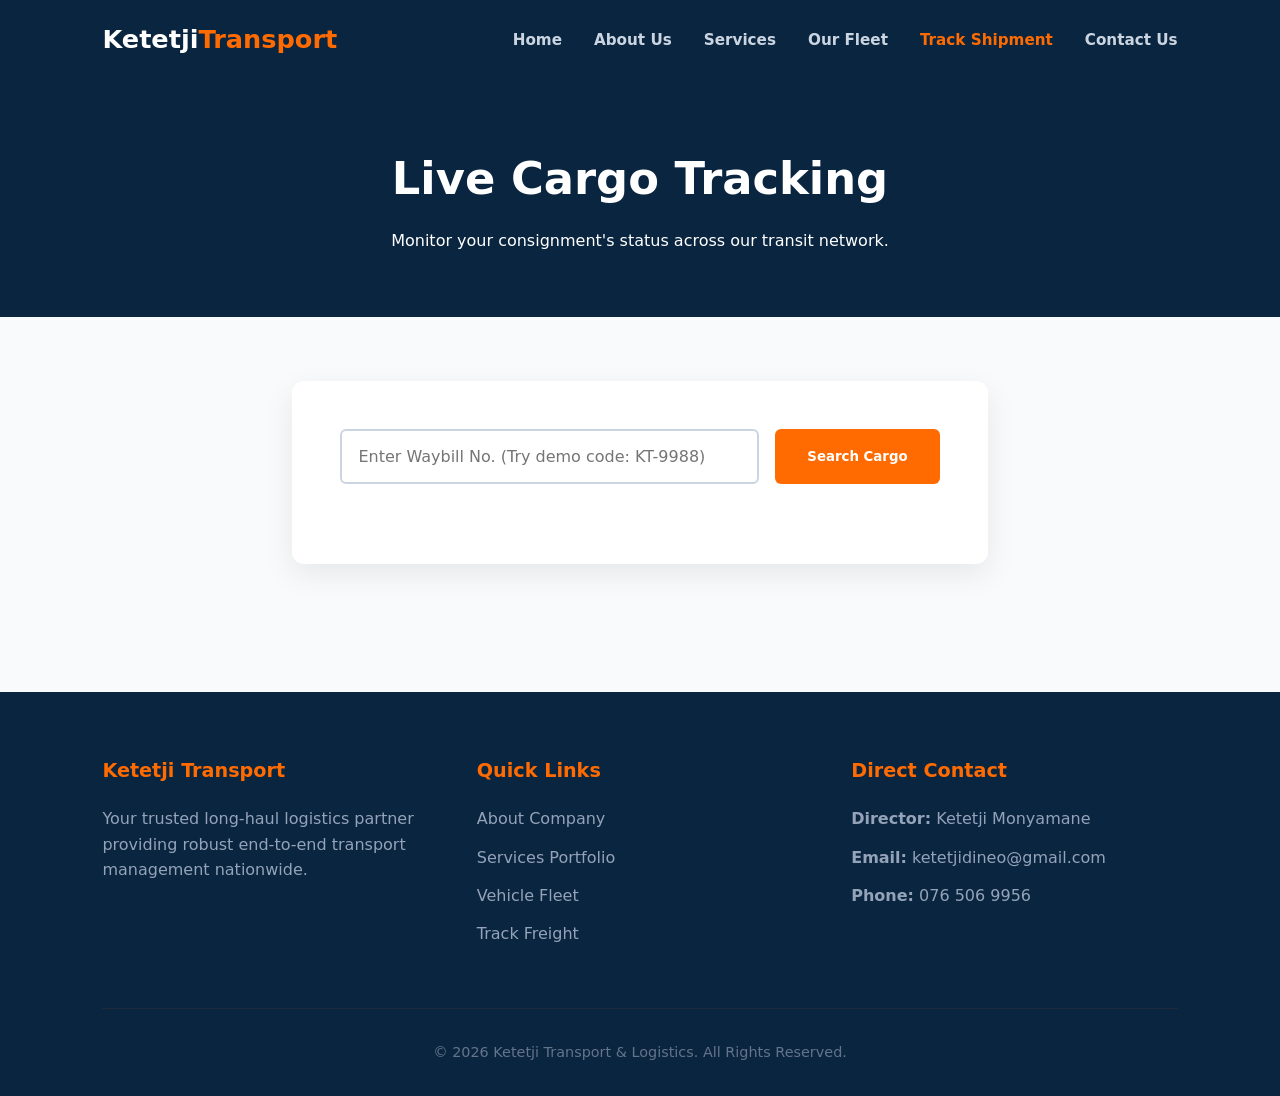
<file: tracking.html>
<!DOCTYPE html> 
<html lang="en">
<head>
  <meta charset="UTF-8">
  <meta name="viewport" content="width=device-width, initial-scale=1.0">
  <title>Real-Time Freight Tracker | Ketetji Transport & Logistics</title>
  <style> 
    :root {
      --primary-blue: #0A2540;
      --accent-orange: #FF6B00; 
      --neutral-dark: #1A202C;
      --neutral-light: #F8FAFC;
      --neutral-white: #FFFFFF;
      --text-gray: #4A5568;
      --card-shadow: 0 10px 30px rgba(0, 0, 0, 0.08);
    }
    * { margin: 0; padding: 0; box-sizing: border-box; font-family: 'Segoe UI', system-ui, -apple-system, sans-serif; }
    body { background-color: var(--neutral-light); color: var(--neutral-dark); line-height: 1.6; }

    header { background: var(--primary-blue); color: var(--neutral-white); padding: 1.2rem 8%; display: flex; justify-content: space-between; align-items: center; position: sticky; top: 0; z-index: 1000; }
    .brand { font-size: 1.6rem; font-weight: 800; color: var(--neutral-white); text-decoration: none; }
    .brand span { color: var(--accent-orange); }
    nav ul { display: flex; list-style: none; gap: 2rem; }
    nav a { color: #CBD5E1; text-decoration: none; font-weight: 600; font-size: 0.95rem; }
    nav a:hover, nav a.active { color: var(--accent-orange); }

    .page-header { background: var(--primary-blue); color: var(--neutral-white); padding: 4rem 8%; text-align: center; }
    .page-header h1 { font-size: 2.8rem; margin-bottom: 0.8rem; }

    .tracker-container { padding: 4rem 8%; max-width: 900px; margin: 0 auto; }
    .tracker-card { background: var(--neutral-white); border-radius: 12px; padding: 3rem; box-shadow: var(--card-shadow); }

    .search-group { display: flex; gap: 1rem; margin-bottom: 2rem; }
    .search-group input { flex: 1; padding: 1rem; border: 2px solid #CBD5E1; border-radius: 6px; font-size: 1rem; }
    .search-group button { padding: 1rem 2rem; background: var(--accent-orange); color: var(--neutral-white); border: none; font-weight: 700; border-radius: 6px; cursor: pointer; transition: all 0.3s; }
    .search-group button:hover { background: #E05D00; }

    /* Timeline Styling */
    .tracking-result { display: none; margin-top: 3rem; border-top: 1px solid #E2E8F0; padding-top: 2rem; }
    .status-header { display: flex; justify-content: space-between; align-items: center; margin-bottom: 2rem; background: #F1F5F9; padding: 1.5rem; border-radius: 8px; }

    .timeline { position: relative; padding-left: 2rem; border-left: 3px solid #CBD5E1; margin-left: 1rem; }
    .timeline-item { position: relative; margin-bottom: 2rem; }
    .timeline-item::before { content: ''; position: absolute; left: -2.6rem; top: 0.2rem; width: 16px; height: 16px; border-radius: 50%; background: #CBD5E1; }
    .timeline-item.completed::before { background: var(--accent-orange); }
    .timeline-item h4 { font-size: 1.1rem; color: var(--primary-blue); }
    .timeline-item p { color: var(--text-gray); font-size: 0.9rem; }

    footer { background: var(--primary-blue); color: var(--neutral-white); padding: 4rem 8% 2rem; margin-top: 4rem; }
    .footer-grid { display: grid; grid-template-columns: repeat(auto-fit, minmax(220px, 1fr)); gap: 3rem; margin-bottom: 3rem; }
    .footer-col h4 { font-size: 1.2rem; margin-bottom: 1.2rem; color: var(--accent-orange); }
    .footer-col p, .footer-col a { color: #94A3B8; text-decoration: none; display: block; margin-bottom: 0.8rem; }
    .footer-bottom { text-align: center; border-top: 1px solid #1E293B; padding-top: 2rem; color: #64748B; font-size: 0.9rem; }
  </style>
</head>
<body>

  <header>
    <a href="index.html" class="brand">Ketetji<span>Transport</span></a>
    <nav>
      <ul>
        <li><a href="index.html">Home</a></li>
        <li><a href="about.html">About Us</a></li>
        <li><a href="services.html">Services</a></li>
        <li><a href="fleet.html">Our Fleet</a></li>
        <li><a href="tracking.html" class="active">Track Shipment</a></li>
        <li><a href="contact.html">Contact Us</a></li>
      </ul>
    </nav>
  </header>

  <div class="page-header">
    <h1>Live Cargo Tracking</h1>
    <p>Monitor your consignment's status across our transit network.</p>
  </div>

  <main class="tracker-container">
    <div class="tracker-card">
      <div class="search-group">
        <input type="text" id="trackCode" placeholder="Enter Waybill No. (Try demo code: KT-9988)">
        <button onclick="simulateTracking()">Search Cargo</button>
      </div>

      <div id="trackingOutput" class="tracking-result">
        <div class="status-header">
          <div>
            <h3 id="waybillTitle">Waybill: KT-9988</h3>
            <p id="routeDetail" style="color: var(--text-gray); font-size: 0.9rem;">Route: Johannesburg &rarr; Cape Town</p>
          </div>
          <span style="background: #DCFCE7; color: #166534; font-weight: 700; padding: 0.4rem 1rem; border-radius: 50px;">In Transit</span>
        </div>

        <div class="timeline">
          <div class="timeline-item completed">
            <h4>Cargo Loaded & Dispatched</h4>
            <p>Johannesburg Main Hub — 06:30 AM</p>
          </div>
          <div class="timeline-item completed">
            <h4>Checkpoint Cleared</h4>
            <p>Bloemfontein Regional Transit Hub — 01:15 PM</p>
          </div>
          <div class="timeline-item">
            <h4>In Transit to Final Hub</h4>
            <p>On Schedule — Estimated Arrival: Tomorrow, 09:00 AM</p>
          </div>
          <div class="timeline-item">
            <h4>Delivered to Destination</h4>
            <p>Cape Town Depot</p>
          </div>
        </div>
      </div>
    </div>
  </main>

  <footer>
    <div class="footer-grid">
      <div class="footer-col">
        <h4>Ketetji Transport</h4>
        <p>Your trusted long-haul logistics partner providing robust end-to-end transport management nationwide.</p>
      </div>
      <div class="footer-col">
        <h4>Quick Links</h4>
        <a href="about.html">About Company</a>
        <a href="services.html">Services Portfolio</a>
        <a href="fleet.html">Vehicle Fleet</a>
        <a href="tracking.html">Track Freight</a>
      </div>
      <div class="footer-col">
        <h4>Direct Contact</h4>
        <p><strong>Director:</strong> Ketetji Monyamane</p>
        <p><strong>Email:</strong> ketetjidineo@gmail.com</p>
        <p><strong>Phone:</strong> 076 506 9956</p>
      </div>
    </div>
    <div class="footer-bottom">
      <p>&copy; <span id="year"></span> Ketetji Transport & Logistics. All Rights Reserved.</p>
    </div>
  </footer>

  <script>
    document.getElementById('year').textContent = new Date().getFullYear();

    function simulateTracking() {
      const code = document.getElementById('trackCode').value.trim();
      const output = document.getElementById('trackingOutput');

      if (!code) {
        alert("Please enter a valid tracking number.");
        return;
      }

      document.getElementById('waybillTitle').textContent = `Waybill: ${code.toUpperCase()}`;
      output.style.display = 'block';
    }
  </script>
</body>
</html>
</file>
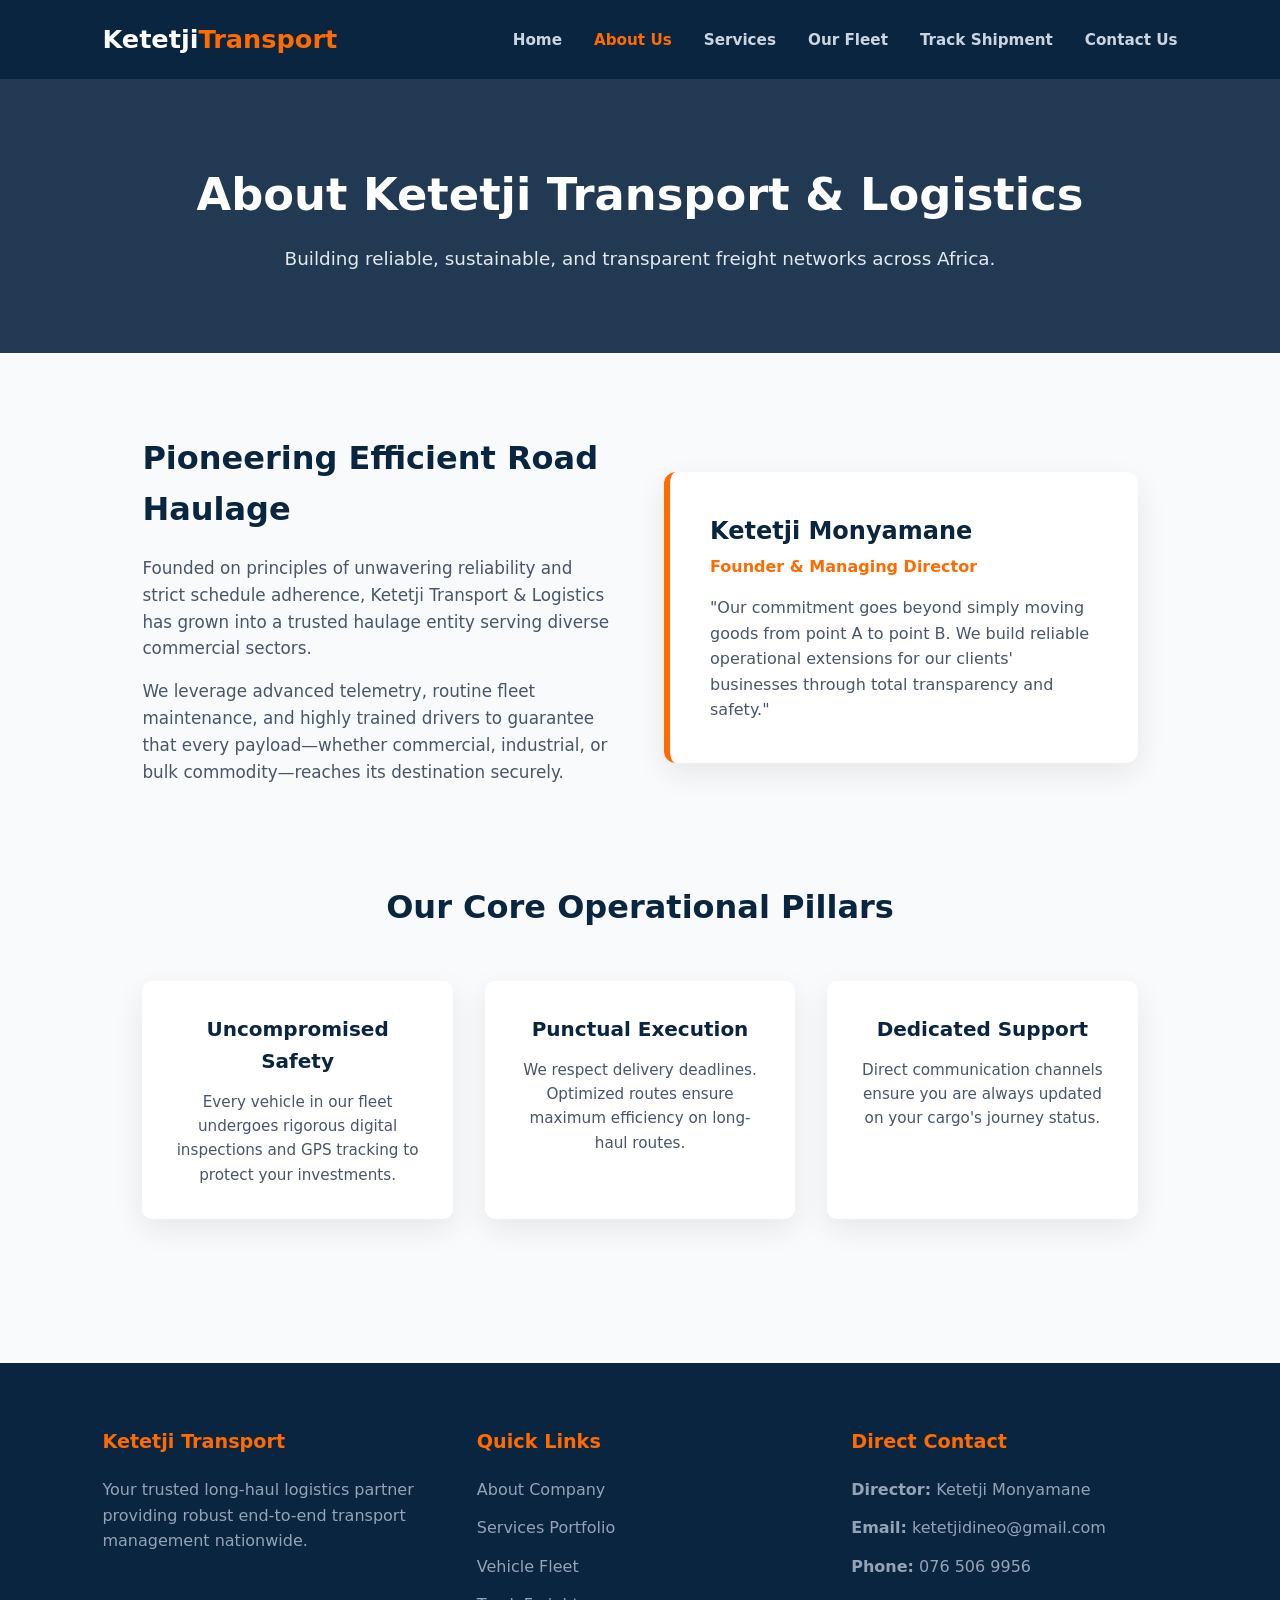
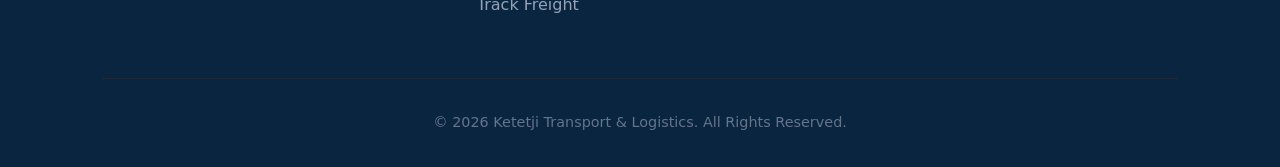
<file: WEDE/about.html>
<!DOCTYPE html>
<html lang="en">
<head>
  <meta charset="UTF-8">
  <meta name="viewport" content="width=device-width, initial-scale=1.0">
  <title>About Us | Ketetji Transport & Logistics</title>
  <style>
    :root {
      --primary-blue: #0A2540;
      --accent-orange: #FF6B00;
      --neutral-dark: #1A202C;
      --neutral-light: #F8FAFC;
      --neutral-white: #FFFFFF;
      --text-gray: #4A5568;
      --card-shadow: 0 10px 30px rgba(0, 0, 0, 0.08);
    }
    * { margin: 0; padding: 0; box-sizing: border-box; font-family: 'Segoe UI', system-ui, -apple-system, sans-serif; }
    body { background-color: var(--neutral-light); color: var(--neutral-dark); line-height: 1.6; }

    header { background: var(--primary-blue); color: var(--neutral-white); padding: 1.2rem 8%; display: flex; justify-content: space-between; align-items: center; position: sticky; top: 0; z-index: 1000; }
    .brand { font-size: 1.6rem; font-weight: 800; color: var(--neutral-white); text-decoration: none; }
    .brand span { color: var(--accent-orange); }
    nav ul { display: flex; list-style: none; gap: 2rem; }
    nav a { color: #CBD5E1; text-decoration: none; font-weight: 600; font-size: 0.95rem; }
    nav a:hover, nav a.active { color: var(--accent-orange); }

    .page-header { background: linear-gradient(rgba(10, 37, 64, 0.9), rgba(10, 37, 64, 0.9)), url('https://images.unsplash.com/photo-1519003722824-194d4455a60c?auto=format&fit=crop&w=1600&q=80') center/cover; color: var(--neutral-white); padding: 5rem 8%; text-align: center; }
    .page-header h1 { font-size: 2.8rem; margin-bottom: 0.8rem; }
    .page-header p { color: #E2E8F0; font-size: 1.15rem; }

    .content-container { padding: 5rem 8%; max-width: 1200px; margin: 0 auto; }
    .about-grid { display: grid; grid-template-columns: repeat(auto-fit, minmax(320px, 1fr)); gap: 3rem; align-items: center; margin-bottom: 5rem; }
    .about-text h2 { font-size: 2rem; color: var(--primary-blue); margin-bottom: 1.2rem; }
    .about-text p { color: var(--text-gray); margin-bottom: 1rem; font-size: 1.05rem; }
    
    .leadership-card { background: var(--neutral-white); border-radius: 12px; padding: 2.5rem; box-shadow: var(--card-shadow); border-left: 6px solid var(--accent-orange); }
    .leadership-card h3 { color: var(--primary-blue); font-size: 1.5rem; margin-bottom: 0.2rem; }
    .leadership-card .role { color: var(--accent-orange); font-weight: 700; margin-bottom: 1rem; display: block; }
    .leadership-card p { color: var(--text-gray); }

    .values-section h2 { text-align: center; color: var(--primary-blue); font-size: 2rem; margin-bottom: 3rem; }
    .values-grid { display: grid; grid-template-columns: repeat(auto-fit, minmax(260px, 1fr)); gap: 2rem; }
    .value-card { background: var(--neutral-white); padding: 2rem; border-radius: 10px; box-shadow: var(--card-shadow); text-align: center; }
    .value-card h4 { color: var(--primary-blue); font-size: 1.25rem; margin-bottom: 0.8rem; }
    .value-card p { color: var(--text-gray); font-size: 0.95rem; }

    footer { background: var(--primary-blue); color: var(--neutral-white); padding: 4rem 8% 2rem; margin-top: 4rem; }
    .footer-grid { display: grid; grid-template-columns: repeat(auto-fit, minmax(220px, 1fr)); gap: 3rem; margin-bottom: 3rem; }
    .footer-col h4 { font-size: 1.2rem; margin-bottom: 1.2rem; color: var(--accent-orange); }
    .footer-col p, .footer-col a { color: #94A3B8; text-decoration: none; display: block; margin-bottom: 0.8rem; }
    .footer-bottom { text-align: center; border-top: 1px solid #1E293B; padding-top: 2rem; color: #64748B; font-size: 0.9rem; }
  </style>
</head>
<body>

  <header>
    <a href="index.html" class="brand">Ketetji<span>Transport</span></a>
    <nav>
      <ul>
        <li><a href="index.html">Home</a></li>
        <li><a href="about.html" class="active">About Us</a></li>
        <li><a href="services.html">Services</a></li>
        <li><a href="fleet.html">Our Fleet</a></li>
        <li><a href="tracking.html">Track Shipment</a></li>
        <li><a href="contact.html">Contact Us</a></li>
      </ul>
    </nav>
  </header>

  <div class="page-header">
    <h1>About Ketetji Transport & Logistics</h1>
    <p>Building reliable, sustainable, and transparent freight networks across Africa.</p>
  </div>

  <main class="content-container">
    <section class="about-grid">
      <div class="about-text">
        <h2>Pioneering Efficient Road Haulage</h2>
        <p>Founded on principles of unwavering reliability and strict schedule adherence, Ketetji Transport & Logistics has grown into a trusted haulage entity serving diverse commercial sectors.</p>
        <p>We leverage advanced telemetry, routine fleet maintenance, and highly trained drivers to guarantee that every payload—whether commercial, industrial, or bulk commodity—reaches its destination securely.</p>
      </div>

      <div class="leadership-card">
        <h3>Ketetji Monyamane</h3>
        <span class="role">Founder & Managing Director</span>
        <p>"Our commitment goes beyond simply moving goods from point A to point B. We build reliable operational extensions for our clients' businesses through total transparency and safety."</p>
      </div>
    </section>

    <section class="values-section">
      <h2>Our Core Operational Pillars</h2>
      <div class="values-grid">
        <div class="value-card">
          <h4>Uncompromised Safety</h4>
          <p>Every vehicle in our fleet undergoes rigorous digital inspections and GPS tracking to protect your investments.</p>
        </div>
        <div class="value-card">
          <h4>Punctual Execution</h4>
          <p>We respect delivery deadlines. Optimized routes ensure maximum efficiency on long-haul routes.</p>
        </div>
        <div class="value-card">
          <h4>Dedicated Support</h4>
          <p>Direct communication channels ensure you are always updated on your cargo's journey status.</p>
        </div>
      </div>
    </section>
  </main>

  <footer>
    <div class="footer-grid">
      <div class="footer-col">
        <h4>Ketetji Transport</h4>
        <p>Your trusted long-haul logistics partner providing robust end-to-end transport management nationwide.</p>
      </div>
      <div class="footer-col">
        <h4>Quick Links</h4>
        <a href="about.html">About Company</a>
        <a href="services.html">Services Portfolio</a>
        <a href="fleet.html">Vehicle Fleet</a>
        <a href="tracking.html">Track Freight</a>
      </div>
      <div class="footer-col">
        <h4>Direct Contact</h4>
        <p><strong>Director:</strong> Ketetji Monyamane</p>
        <p><strong>Email:</strong> ketetjidineo@gmail.com</p>
        <p><strong>Phone:</strong> 076 506 9956</p>
      </div>
    </div>
    <div class="footer-bottom">
      <p>&copy; <span id="year"></span> Ketetji Transport & Logistics. All Rights Reserved.</p>
    </div>
  </footer>

  <script>
    document.getElementById('year').textContent = new Date().getFullYear();
    console.log("About page script initialized.");
  </script>
</body>
</html>
</file>
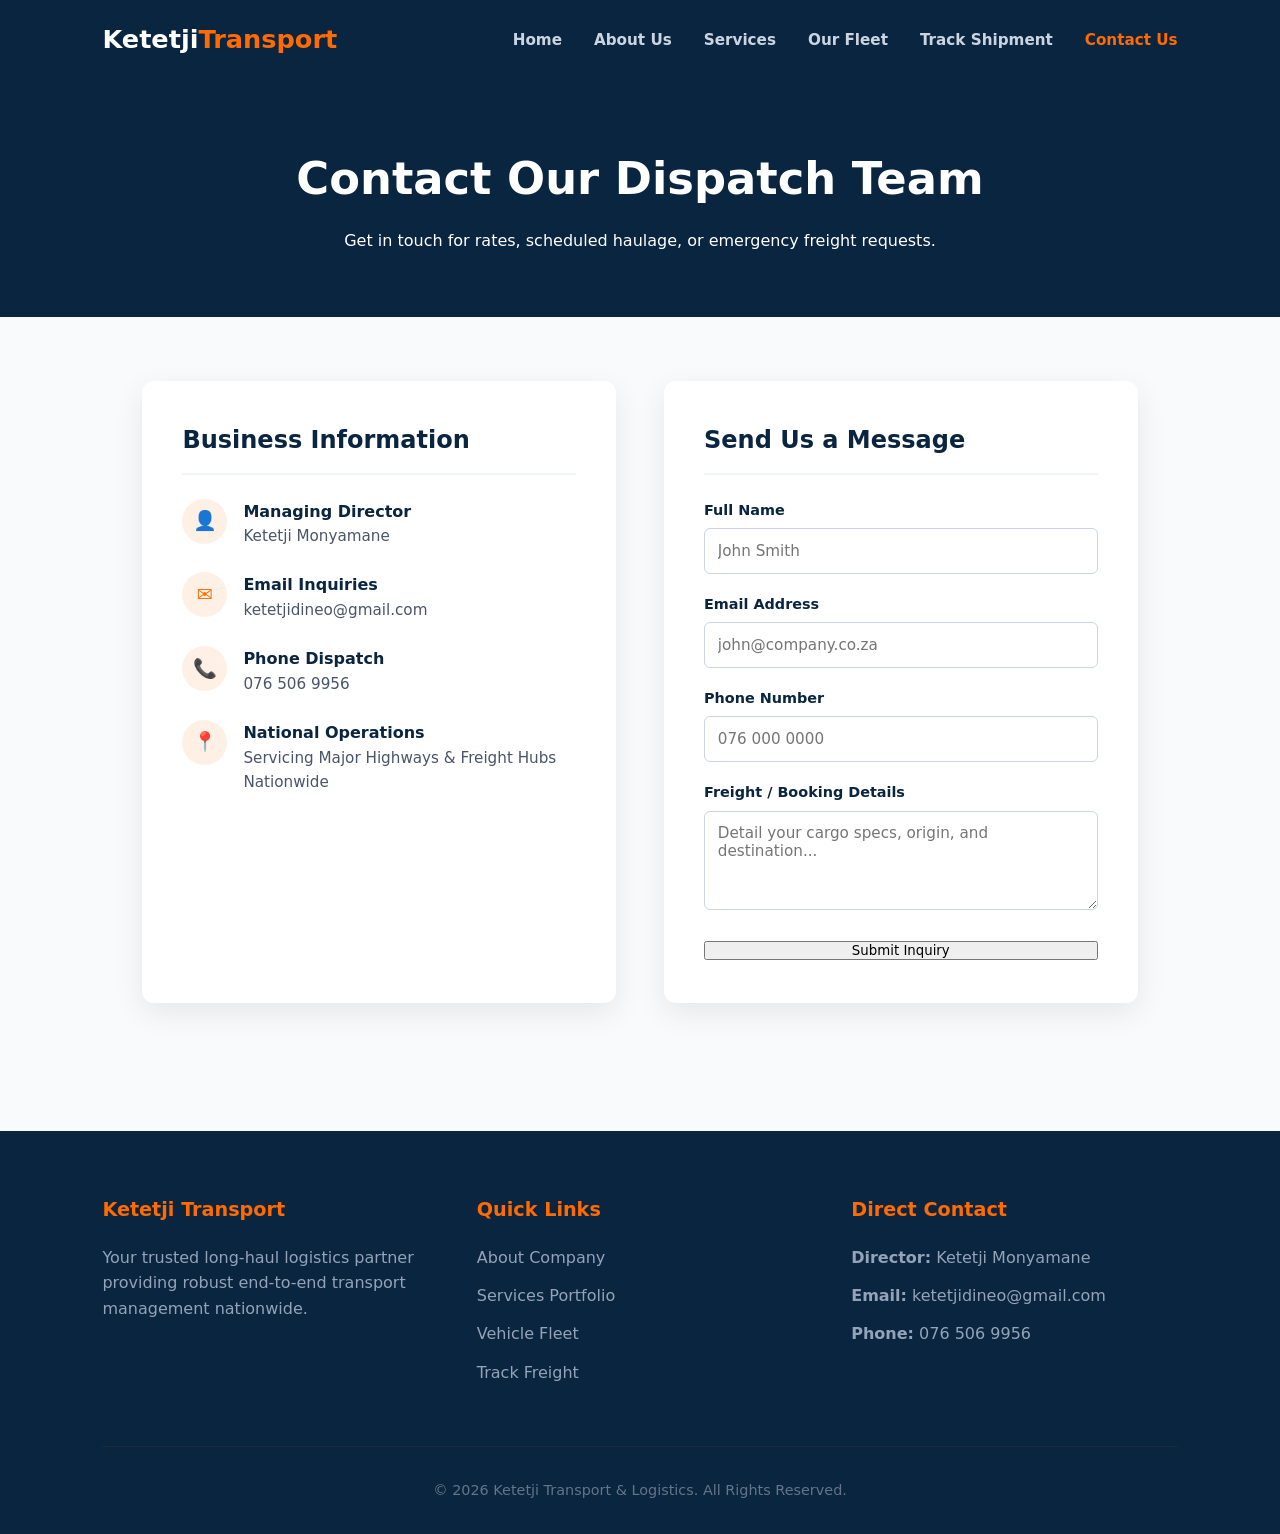
<file: WEDE/contact.html>
<!DOCTYPE html>
<html lang="en">
<head>
  <meta charset="UTF-8">
  <meta name="viewport" content="width=device-width, initial-scale=1.0">
  <title>Contact Us | Ketetji Transport & Logistics</title>
  <style>
    :root {
      --primary-blue: #0A2540;
      --accent-orange: #FF6B00;
      --neutral-dark: #1A202C;
      --neutral-light: #F8FAFC;
      --neutral-white: #FFFFFF;
      --text-gray: #4A5568;
      --card-shadow: 0 10px 30px rgba(0, 0, 0, 0.08);
    }
    * { margin: 0; padding: 0; box-sizing: border-box; font-family: 'Segoe UI', system-ui, -apple-system, sans-serif; }
    body { background-color: var(--neutral-light); color: var(--neutral-dark); line-height: 1.6; }

    header { background: var(--primary-blue); color: var(--neutral-white); padding: 1.2rem 8%; display: flex; justify-content: space-between; align-items: center; position: sticky; top: 0; z-index: 1000; }
    .brand { font-size: 1.6rem; font-weight: 800; color: var(--neutral-white); text-decoration: none; }
    .brand span { color: var(--accent-orange); }
    nav ul { display: flex; list-style: none; gap: 2rem; }
    nav a { color: #CBD5E1; text-decoration: none; font-weight: 600; font-size: 0.95rem; }
    nav a:hover, nav a.active { color: var(--accent-orange); }

    .page-header { background: var(--primary-blue); color: var(--neutral-white); padding: 4rem 8%; text-align: center; }
    .page-header h1 { font-size: 2.8rem; margin-bottom: 0.8rem; }

    .contact-container { padding: 4rem 8%; max-width: 1200px; margin: 0 auto; display: grid; grid-template-columns: repeat(auto-fit, minmax(320px, 1fr)); gap: 3rem; }
    
    .contact-card { background: var(--neutral-white); border-radius: 12px; padding: 2.5rem; box-shadow: var(--card-shadow); }
    .contact-card h3 { color: var(--primary-blue); font-size: 1.5rem; margin-bottom: 1.5rem; border-bottom: 2px solid #F1F5F9; padding-bottom: 0.8rem; }

    .contact-detail { display: flex; align-items: flex-start; gap: 1rem; margin-bottom: 1.5rem; }
    .contact-detail .icon { width: 45px; height: 45px; background: rgba(255, 107, 0, 0.1); color: var(--accent-orange); border-radius: 50%; display: flex; align-items: center; justify-content: center; font-size: 1.2rem; flex-shrink: 0; }
    .contact-detail h4 { color: var(--primary-blue); font-size: 1rem; }
    .contact-detail p, .contact-detail a { color: var(--text-gray); text-decoration: none; font-size: 0.95rem; }

    .form-group { margin-bottom: 1.2rem; }
    .form-group label { display: block; font-weight: 600; color: var(--primary-blue); margin-bottom: 0.4rem; font-size: 0.9rem; }
    .form-group input, .form-group textarea, .form-group select { width: 100%; padding: 0.8rem; border: 1px solid #CBD5E1; border-radius: 6px; font-size: 0.95rem; }
    
    .success-alert { background: #DCFCE7; color: #166534; padding: 1rem; border-radius: 6px; margin-bottom: 1.5rem; display: none; font-weight: 600; text-align: center; }

    footer { background: var(--primary-blue); color: var(--neutral-white); padding: 4rem 8% 2rem; margin-top: 4rem; }
    .footer-grid { display: grid; grid-template-columns: repeat(auto-fit, minmax(220px, 1fr)); gap: 3rem; margin-bottom: 3rem; }
    .footer-col h4 { font-size: 1.2rem; margin-bottom: 1.2rem; color: var(--accent-orange); }
    .footer-col p, .footer-col a { color: #94A3B8; text-decoration: none; display: block; margin-bottom: 0.8rem; }
    .footer-bottom { text-align: center; border-top: 1px solid #1E293B; padding-top: 2rem; color: #64748B; font-size: 0.9rem; }
  </style>
</head>
<body>

  <header>
    <a href="index.html" class="brand">Ketetji<span>Transport</span></a>
    <nav>
      <ul>
        <li><a href="index.html">Home</a></li>
        <li><a href="about.html">About Us</a></li>
        <li><a href="services.html">Services</a></li>
        <li><a href="fleet.html">Our Fleet</a></li>
        <li><a href="tracking.html">Track Shipment</a></li>
        <li><a href="contact.html" class="active">Contact Us</a></li>
      </ul>
    </nav>
  </header>

  <div class="page-header">
    <h1>Contact Our Dispatch Team</h1>
    <p>Get in touch for rates, scheduled haulage, or emergency freight requests.</p>
  </div>

  <main class="contact-container">
    <div class="contact-card">
      <h3>Business Information</h3>
      
      <div class="contact-detail">
        <div class="icon">👤</div>
        <div>
          <h4>Managing Director</h4>
          <p>Ketetji Monyamane</p>
        </div>
      </div>

      <div class="contact-detail">
        <div class="icon">✉️</div>
        <div>
          <h4>Email Inquiries</h4>
          <p><a href="mailto:ketetjidineo@gmail.com">ketetjidineo@gmail.com</a></p>
        </div>
      </div>

      <div class="contact-detail">
        <div class="icon">📞</div>
        <div>
          <h4>Phone Dispatch</h4>
          <p><a href="tel:0765069956">076 506 9956</a></p>
        </div>
      </div>

      <div class="contact-detail">
        <div class="icon">📍</div>
        <div>
          <h4>National Operations</h4>
          <p>Servicing Major Highways & Freight Hubs Nationwide</p>
        </div>
      </div>
    </div>

    <div class="contact-card">
      <h3>Send Us a Message</h3>
      <div id="formAlert" class="success-alert">Thank you! Your inquiry has been submitted. Our team will contact you shortly.</div>
      
      <form id="mainContactForm">
        <div class="form-group">
          <label for="fullName">Full Name</label>
          <input type="text" id="fullName" required placeholder="John Smith">
        </div>

        <div class="form-group">
          <label for="emailAddr">Email Address</label>
          <input type="email" id="emailAddr" required placeholder="john@company.co.za">
        </div>

        <div class="form-group">
          <label for="phoneNum">Phone Number</label>
          <input type="tel" id="phoneNum" required placeholder="076 000 0000">
        </div>

        <div class="form-group">
          <label for="msgContent">Freight / Booking Details</label>
          <textarea id="msgContent" rows="4" required placeholder="Detail your cargo specs, origin, and destination..."></textarea>
        </div>

        <button type="submit" class="btn btn-primary" style="width: 100%;">Submit Inquiry</button>
      </form>
    </div>
  </main>

  <footer>
    <div class="footer-grid">
      <div class="footer-col">
        <h4>Ketetji Transport</h4>
        <p>Your trusted long-haul logistics partner providing robust end-to-end transport management nationwide.</p>
      </div>
      <div class="footer-col">
        <h4>Quick Links</h4>
        <a href="about.html">About Company</a>
        <a href="services.html">Services Portfolio</a>
        <a href="fleet.html">Vehicle Fleet</a>
        <a href="tracking.html">Track Freight</a>
      </div>
      <div class="footer-col">
        <h4>Direct Contact</h4>
        <p><strong>Director:</strong> Ketetji Monyamane</p>
        <p><strong>Email:</strong> ketetjidineo@gmail.com</p>
        <p><strong>Phone:</strong> 076 506 9956</p>
      </div>
    </div>
    <div class="footer-bottom">
      <p>&copy; <span id="year"></span> Ketetji Transport & Logistics. All Rights Reserved.</p>
    </div>
  </footer>

  <script>
    document.getElementById('year').textContent = new Date().getFullYear();

    document.getElementById('mainContactForm').addEventListener('submit', function(e) {
      e.preventDefault();
      const alertBox = document.getElementById('formAlert');
      alertBox.style.display = 'block';
      this.reset();
      
      setTimeout(() => {
        alertBox.style.display = 'none';
      }, 5000);
    });
  </script>
</body>
</html>
</file>
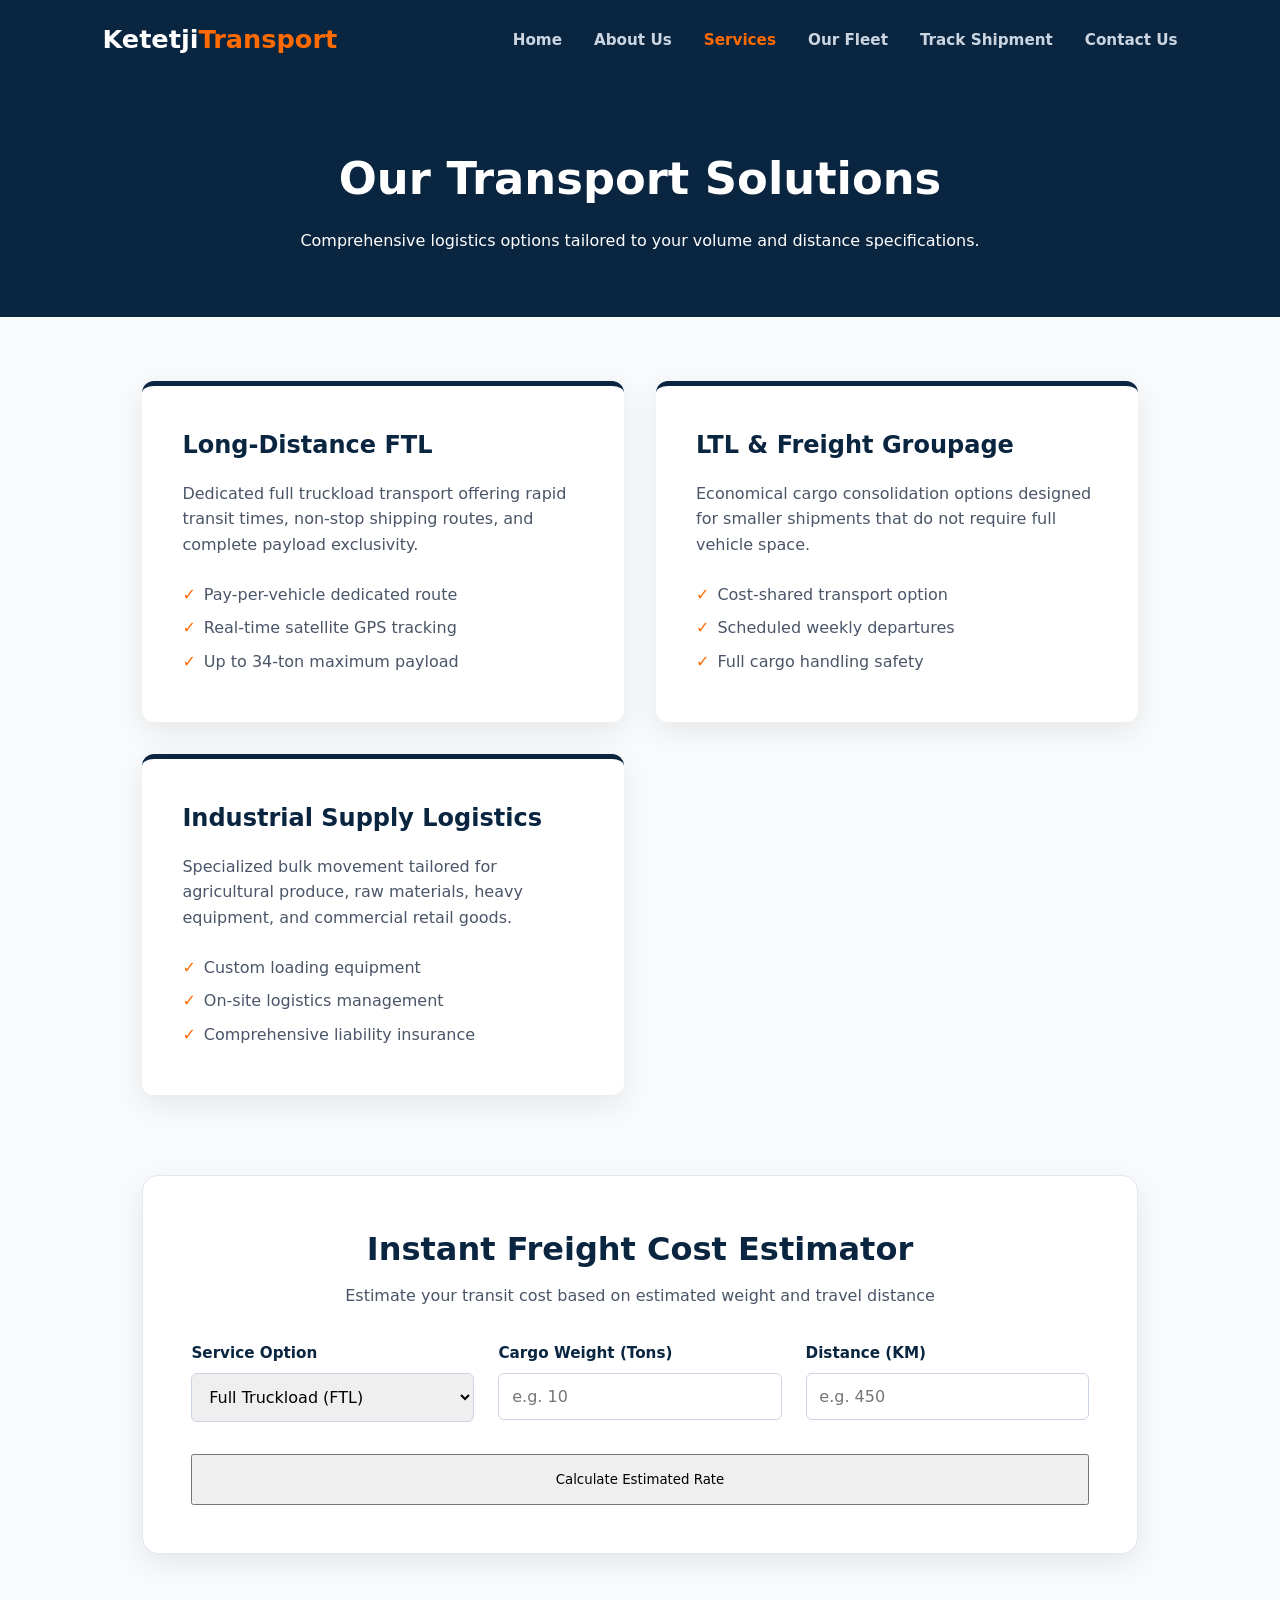
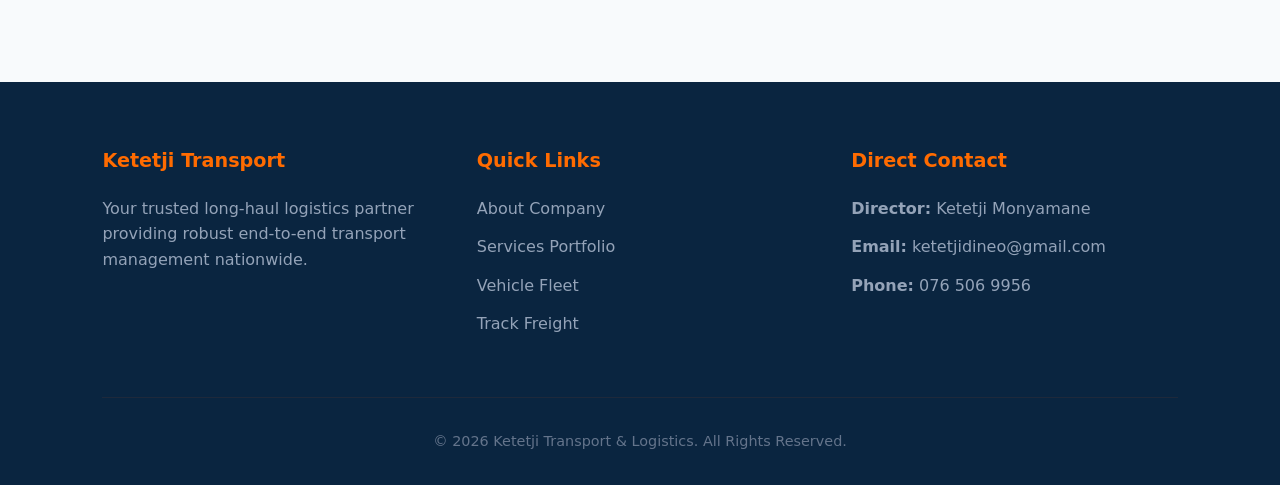
<file: WEDE/services.html>
<!DOCTYPE html>
<html lang="en">
<head>
  <meta charset="UTF-8">
  <meta name="viewport" content="width=device-width, initial-scale=1.0">
  <title>Services & Cost Estimator | Ketetji Transport & Logistics</title>
  <style>
    :root {
      --primary-blue: #0A2540;
      --accent-orange: #FF6B00;
      --neutral-dark: #1A202C;
      --neutral-light: #F8FAFC;
      --neutral-white: #FFFFFF;
      --text-gray: #4A5568;
      --card-shadow: 0 10px 30px rgba(0, 0, 0, 0.08);
    }
    * { margin: 0; padding: 0; box-sizing: border-box; font-family: 'Segoe UI', system-ui, -apple-system, sans-serif; }
    body { background-color: var(--neutral-light); color: var(--neutral-dark); line-height: 1.6; }

    header { background: var(--primary-blue); color: var(--neutral-white); padding: 1.2rem 8%; display: flex; justify-content: space-between; align-items: center; position: sticky; top: 0; z-index: 1000; }
    .brand { font-size: 1.6rem; font-weight: 800; color: var(--neutral-white); text-decoration: none; }
    .brand span { color: var(--accent-orange); }
    nav ul { display: flex; list-style: none; gap: 2rem; }
    nav a { color: #CBD5E1; text-decoration: none; font-weight: 600; font-size: 0.95rem; }
    nav a:hover, nav a.active { color: var(--accent-orange); }

    .page-header { background: var(--primary-blue); color: var(--neutral-white); padding: 4rem 8%; text-align: center; }
    .page-header h1 { font-size: 2.8rem; margin-bottom: 0.8rem; }

    .services-container { padding: 4rem 8%; max-width: 1200px; margin: 0 auto; }
    .services-grid { display: grid; grid-template-columns: repeat(auto-fit, minmax(320px, 1fr)); gap: 2rem; margin-bottom: 5rem; }
    .service-detail-card { background: var(--neutral-white); padding: 2.5rem; border-radius: 12px; box-shadow: var(--card-shadow); border-top: 5px solid var(--primary-blue); }
    .service-detail-card h3 { color: var(--primary-blue); font-size: 1.5rem; margin-bottom: 1rem; }
    .service-detail-card p { color: var(--text-gray); margin-bottom: 1.5rem; }
    .service-features { list-style: none; }
    .service-features li { margin-bottom: 0.5rem; color: var(--text-gray); display: flex; align-items: center; gap: 0.5rem; }
    .service-features li::before { content: "✓"; color: var(--accent-orange); font-weight: bold; }

    /* Interactive Calculator Styling */
    .calculator-section { background: var(--neutral-white); border-radius: 16px; padding: 3rem; box-shadow: var(--card-shadow); border: 1px solid #E2E8F0; }
    .calculator-section h2 { color: var(--primary-blue); text-align: center; font-size: 2rem; margin-bottom: 0.5rem; }
    .calculator-section p { text-align: center; color: var(--text-gray); margin-bottom: 2rem; }
    
    .calc-grid { display: grid; grid-template-columns: repeat(auto-fit, minmax(240px, 1fr)); gap: 1.5rem; margin-bottom: 2rem; }
    .form-control { display: flex; flex-direction: column; gap: 0.5rem; }
    .form-control label { font-weight: 600; color: var(--primary-blue); font-size: 0.95rem; }
    .form-control select, .form-control input { padding: 0.8rem; border: 1px solid #CBD5E1; border-radius: 6px; font-size: 1rem; }
    
    .calc-result { background: var(--primary-blue); color: var(--neutral-white); padding: 1.8rem; border-radius: 8px; text-align: center; display: none; }
    .calc-result h3 { font-size: 1.2rem; color: #94A3B8; margin-bottom: 0.5rem; }
    .calc-result .price { font-size: 2.5rem; font-weight: 800; color: var(--accent-orange); }

    footer { background: var(--primary-blue); color: var(--neutral-white); padding: 4rem 8% 2rem; margin-top: 4rem; }
    .footer-grid { display: grid; grid-template-columns: repeat(auto-fit, minmax(220px, 1fr)); gap: 3rem; margin-bottom: 3rem; }
    .footer-col h4 { font-size: 1.2rem; margin-bottom: 1.2rem; color: var(--accent-orange); }
    .footer-col p, .footer-col a { color: #94A3B8; text-decoration: none; display: block; margin-bottom: 0.8rem; }
    .footer-bottom { text-align: center; border-top: 1px solid #1E293B; padding-top: 2rem; color: #64748B; font-size: 0.9rem; }
  </style>
</head>
<body>

  <header>
    <a href="index.html" class="brand">Ketetji<span>Transport</span></a>
    <nav>
      <ul>
        <li><a href="index.html">Home</a></li>
        <li><a href="about.html">About Us</a></li>
        <li><a href="services.html" class="active">Services</a></li>
        <li><a href="fleet.html">Our Fleet</a></li>
        <li><a href="tracking.html">Track Shipment</a></li>
        <li><a href="contact.html">Contact Us</a></li>
      </ul>
    </nav>
  </header>

  <div class="page-header">
    <h1>Our Transport Solutions</h1>
    <p>Comprehensive logistics options tailored to your volume and distance specifications.</p>
  </div>

  <main class="services-container">
    <div class="services-grid">
      <div class="service-detail-card">
        <h3>Long-Distance FTL</h3>
        <p>Dedicated full truckload transport offering rapid transit times, non-stop shipping routes, and complete payload exclusivity.</p>
        <ul class="service-features">
          <li>Pay-per-vehicle dedicated route</li>
          <li>Real-time satellite GPS tracking</li>
          <li>Up to 34-ton maximum payload</li>
        </ul>
      </div>

      <div class="service-detail-card">
        <h3>LTL & Freight Groupage</h3>
        <p>Economical cargo consolidation options designed for smaller shipments that do not require full vehicle space.</p>
        <ul class="service-features">
          <li>Cost-shared transport option</li>
          <li>Scheduled weekly departures</li>
          <li>Full cargo handling safety</li>
        </ul>
      </div>

      <div class="service-detail-card">
        <h3>Industrial Supply Logistics</h3>
        <p>Specialized bulk movement tailored for agricultural produce, raw materials, heavy equipment, and commercial retail goods.</p>
        <ul class="service-features">
          <li>Custom loading equipment</li>
          <li>On-site logistics management</li>
          <li>Comprehensive liability insurance</li>
        </ul>
      </div>
    </div>

    <!-- Interactive Freight Rate Estimator -->
    <section class="calculator-section">
      <h2>Instant Freight Cost Estimator</h2>
      <p>Estimate your transit cost based on estimated weight and travel distance</p>
      
      <div class="calc-grid">
        <div class="form-control">
          <label for="serviceType">Service Option</label>
          <select id="serviceType">
            <option value="ftl">Full Truckload (FTL)</option>
            <option value="ltl">Shared Cargo (LTL)</option>
            <option value="express">Express Transport</option>
          </select>
        </div>

        <div class="form-control">
          <label for="weightInput">Cargo Weight (Tons)</label>
          <input type="number" id="weightInput" min="1" max="34" placeholder="e.g. 10">
        </div>

        <div class="form-control">
          <label for="distanceInput">Distance (KM)</label>
          <input type="number" id="distanceInput" min="10" placeholder="e.g. 450">
        </div>
      </div>

      <button class="btn btn-primary" style="width: 100%; padding: 1rem;" onclick="calculateFreight()">Calculate Estimated Rate</button>

      <div id="calcResult" class="calc-result" style="margin-top: 2rem;">
        <h3>Estimated Freight Cost</h3>
        <div class="price" id="priceDisplay">R 0.00</div>
        <p style="font-size: 0.85rem; color: #CBD5E1; margin-top: 0.5rem;">*Final quote subject to fuel surcharges and specific cargo requirements.</p>
      </div>
    </section>
  </main>

  <footer>
    <div class="footer-grid">
      <div class="footer-col">
        <h4>Ketetji Transport</h4>
        <p>Your trusted long-haul logistics partner providing robust end-to-end transport management nationwide.</p>
      </div>
      <div class="footer-col">
        <h4>Quick Links</h4>
        <a href="about.html">About Company</a>
        <a href="services.html">Services Portfolio</a>
        <a href="fleet.html">Vehicle Fleet</a>
        <a href="tracking.html">Track Freight</a>
      </div>
      <div class="footer-col">
        <h4>Direct Contact</h4>
        <p><strong>Director:</strong> Ketetji Monyamane</p>
        <p><strong>Email:</strong> ketetjidineo@gmail.com</p>
        <p><strong>Phone:</strong> 076 506 9956</p>
      </div>
    </div>
    <div class="footer-bottom">
      <p>&copy; <span id="year"></span> Ketetji Transport & Logistics. All Rights Reserved.</p>
    </div>
  </footer>

  <script>
    document.getElementById('year').textContent = new Date().getFullYear();

    function calculateFreight() {
      const type = document.getElementById('serviceType').value;
      const weight = parseFloat(document.getElementById('weightInput').value);
      const distance = parseFloat(document.getElementById('distanceInput').value);
      const resultBox = document.getElementById('calcResult');
      const priceDisplay = document.getElementById('priceDisplay');

      if (isNaN(weight) || isNaN(distance) || weight <= 0 || distance <= 0) {
        alert("Please enter valid positive numbers for both weight and distance.");
        return;
      }

      let baseRatePerKm = 15;
      if (type === 'ftl') baseRatePerKm = 25;
      if (type === 'express') baseRatePerKm = 35;

      const total = (weight * 120) + (distance * baseRatePerKm);
      
      priceDisplay.textContent = `R ${total.toLocaleString(undefined, {minimumFractionDigits: 2, maximumFractionDigits: 2})}`;
      resultBox.style.display = 'block';
    }
  </script>
</body>
</html>
</file>
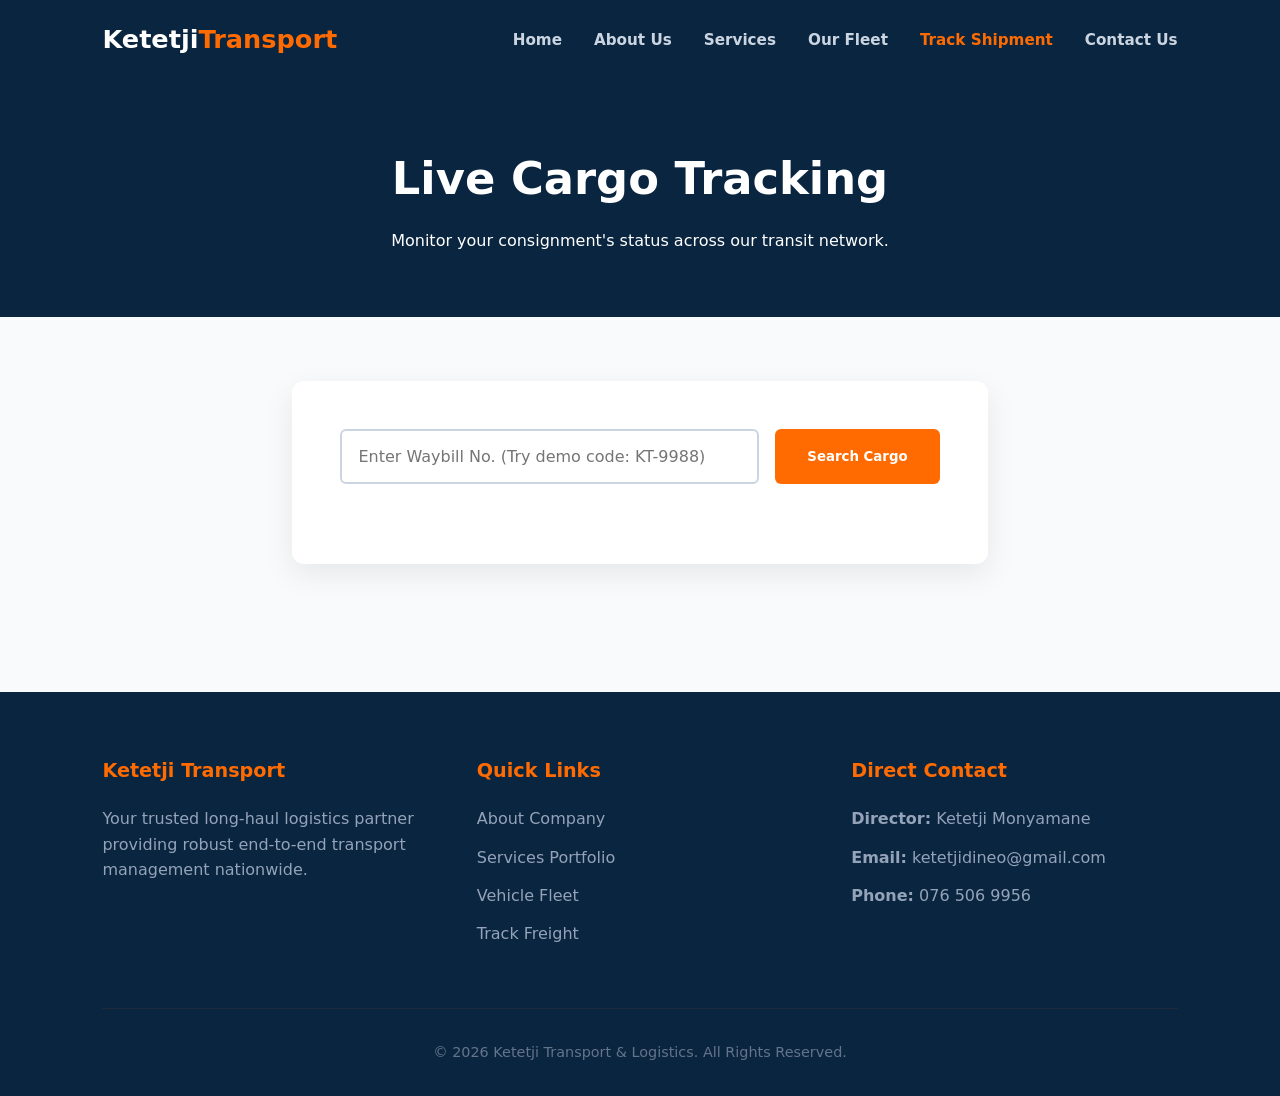
<file: WEDE/tracking.html>
<!DOCTYPE html>
<html lang="en">
<head>
  <meta charset="UTF-8">
  <meta name="viewport" content="width=device-width, initial-scale=1.0">
  <title>Real-Time Freight Tracker | Ketetji Transport & Logistics</title>
  <style>
    :root {
      --primary-blue: #0A2540;
      --accent-orange: #FF6B00;
      --neutral-dark: #1A202C;
      --neutral-light: #F8FAFC;
      --neutral-white: #FFFFFF;
      --text-gray: #4A5568;
      --card-shadow: 0 10px 30px rgba(0, 0, 0, 0.08);
    }
    * { margin: 0; padding: 0; box-sizing: border-box; font-family: 'Segoe UI', system-ui, -apple-system, sans-serif; }
    body { background-color: var(--neutral-light); color: var(--neutral-dark); line-height: 1.6; }

    header { background: var(--primary-blue); color: var(--neutral-white); padding: 1.2rem 8%; display: flex; justify-content: space-between; align-items: center; position: sticky; top: 0; z-index: 1000; }
    .brand { font-size: 1.6rem; font-weight: 800; color: var(--neutral-white); text-decoration: none; }
    .brand span { color: var(--accent-orange); }
    nav ul { display: flex; list-style: none; gap: 2rem; }
    nav a { color: #CBD5E1; text-decoration: none; font-weight: 600; font-size: 0.95rem; }
    nav a:hover, nav a.active { color: var(--accent-orange); }

    .page-header { background: var(--primary-blue); color: var(--neutral-white); padding: 4rem 8%; text-align: center; }
    .page-header h1 { font-size: 2.8rem; margin-bottom: 0.8rem; }

    .tracker-container { padding: 4rem 8%; max-width: 900px; margin: 0 auto; }
    .tracker-card { background: var(--neutral-white); border-radius: 12px; padding: 3rem; box-shadow: var(--card-shadow); }

    .search-group { display: flex; gap: 1rem; margin-bottom: 2rem; }
    .search-group input { flex: 1; padding: 1rem; border: 2px solid #CBD5E1; border-radius: 6px; font-size: 1rem; }
    .search-group button { padding: 1rem 2rem; background: var(--accent-orange); color: var(--neutral-white); border: none; font-weight: 700; border-radius: 6px; cursor: pointer; transition: all 0.3s; }
    .search-group button:hover { background: #E05D00; }

    /* Timeline Styling */
    .tracking-result { display: none; margin-top: 3rem; border-top: 1px solid #E2E8F0; padding-top: 2rem; }
    .status-header { display: flex; justify-content: space-between; align-items: center; margin-bottom: 2rem; background: #F1F5F9; padding: 1.5rem; border-radius: 8px; }

    .timeline { position: relative; padding-left: 2rem; border-left: 3px solid #CBD5E1; margin-left: 1rem; }
    .timeline-item { position: relative; margin-bottom: 2rem; }
    .timeline-item::before { content: ''; position: absolute; left: -2.6rem; top: 0.2rem; width: 16px; height: 16px; border-radius: 50%; background: #CBD5E1; }
    .timeline-item.completed::before { background: var(--accent-orange); }
    .timeline-item h4 { font-size: 1.1rem; color: var(--primary-blue); }
    .timeline-item p { color: var(--text-gray); font-size: 0.9rem; }

    footer { background: var(--primary-blue); color: var(--neutral-white); padding: 4rem 8% 2rem; margin-top: 4rem; }
    .footer-grid { display: grid; grid-template-columns: repeat(auto-fit, minmax(220px, 1fr)); gap: 3rem; margin-bottom: 3rem; }
    .footer-col h4 { font-size: 1.2rem; margin-bottom: 1.2rem; color: var(--accent-orange); }
    .footer-col p, .footer-col a { color: #94A3B8; text-decoration: none; display: block; margin-bottom: 0.8rem; }
    .footer-bottom { text-align: center; border-top: 1px solid #1E293B; padding-top: 2rem; color: #64748B; font-size: 0.9rem; }
  </style>
</head>
<body>

  <header>
    <a href="index.html" class="brand">Ketetji<span>Transport</span></a>
    <nav>
      <ul>
        <li><a href="index.html">Home</a></li>
        <li><a href="about.html">About Us</a></li>
        <li><a href="services.html">Services</a></li>
        <li><a href="fleet.html">Our Fleet</a></li>
        <li><a href="tracking.html" class="active">Track Shipment</a></li>
        <li><a href="contact.html">Contact Us</a></li>
      </ul>
    </nav>
  </header>

  <div class="page-header">
    <h1>Live Cargo Tracking</h1>
    <p>Monitor your consignment's status across our transit network.</p>
  </div>

  <main class="tracker-container">
    <div class="tracker-card">
      <div class="search-group">
        <input type="text" id="trackCode" placeholder="Enter Waybill No. (Try demo code: KT-9988)">
        <button onclick="simulateTracking()">Search Cargo</button>
      </div>

      <div id="trackingOutput" class="tracking-result">
        <div class="status-header">
          <div>
            <h3 id="waybillTitle">Waybill: KT-9988</h3>
            <p id="routeDetail" style="color: var(--text-gray); font-size: 0.9rem;">Route: Johannesburg &rarr; Cape Town</p>
          </div>
          <span style="background: #DCFCE7; color: #166534; font-weight: 700; padding: 0.4rem 1rem; border-radius: 50px;">In Transit</span>
        </div>

        <div class="timeline">
          <div class="timeline-item completed">
            <h4>Cargo Loaded & Dispatched</h4>
            <p>Johannesburg Main Hub — 06:30 AM</p>
          </div>
          <div class="timeline-item completed">
            <h4>Checkpoint Cleared</h4>
            <p>Bloemfontein Regional Transit Hub — 01:15 PM</p>
          </div>
          <div class="timeline-item">
            <h4>In Transit to Final Hub</h4>
            <p>On Schedule — Estimated Arrival: Tomorrow, 09:00 AM</p>
          </div>
          <div class="timeline-item">
            <h4>Delivered to Destination</h4>
            <p>Cape Town Depot</p>
          </div>
        </div>
      </div>
    </div>
  </main>

  <footer>
    <div class="footer-grid">
      <div class="footer-col">
        <h4>Ketetji Transport</h4>
        <p>Your trusted long-haul logistics partner providing robust end-to-end transport management nationwide.</p>
      </div>
      <div class="footer-col">
        <h4>Quick Links</h4>
        <a href="about.html">About Company</a>
        <a href="services.html">Services Portfolio</a>
        <a href="fleet.html">Vehicle Fleet</a>
        <a href="tracking.html">Track Freight</a>
      </div>
      <div class="footer-col">
        <h4>Direct Contact</h4>
        <p><strong>Director:</strong> Ketetji Monyamane</p>
        <p><strong>Email:</strong> ketetjidineo@gmail.com</p>
        <p><strong>Phone:</strong> 076 506 9956</p>
      </div>
    </div>
    <div class="footer-bottom">
      <p>&copy; <span id="year"></span> Ketetji Transport & Logistics. All Rights Reserved.</p>
    </div>
  </footer>

  <script>
    document.getElementById('year').textContent = new Date().getFullYear();

    function simulateTracking() {
      const code = document.getElementById('trackCode').value.trim();
      const output = document.getElementById('trackingOutput');

      if (!code) {
        alert("Please enter a valid tracking number.");
        return;
      }

      document.getElementById('waybillTitle').textContent = `Waybill: ${code.toUpperCase()}`;
      output.style.display = 'block';
    }
  </script>
</body>
</html>
</file>
